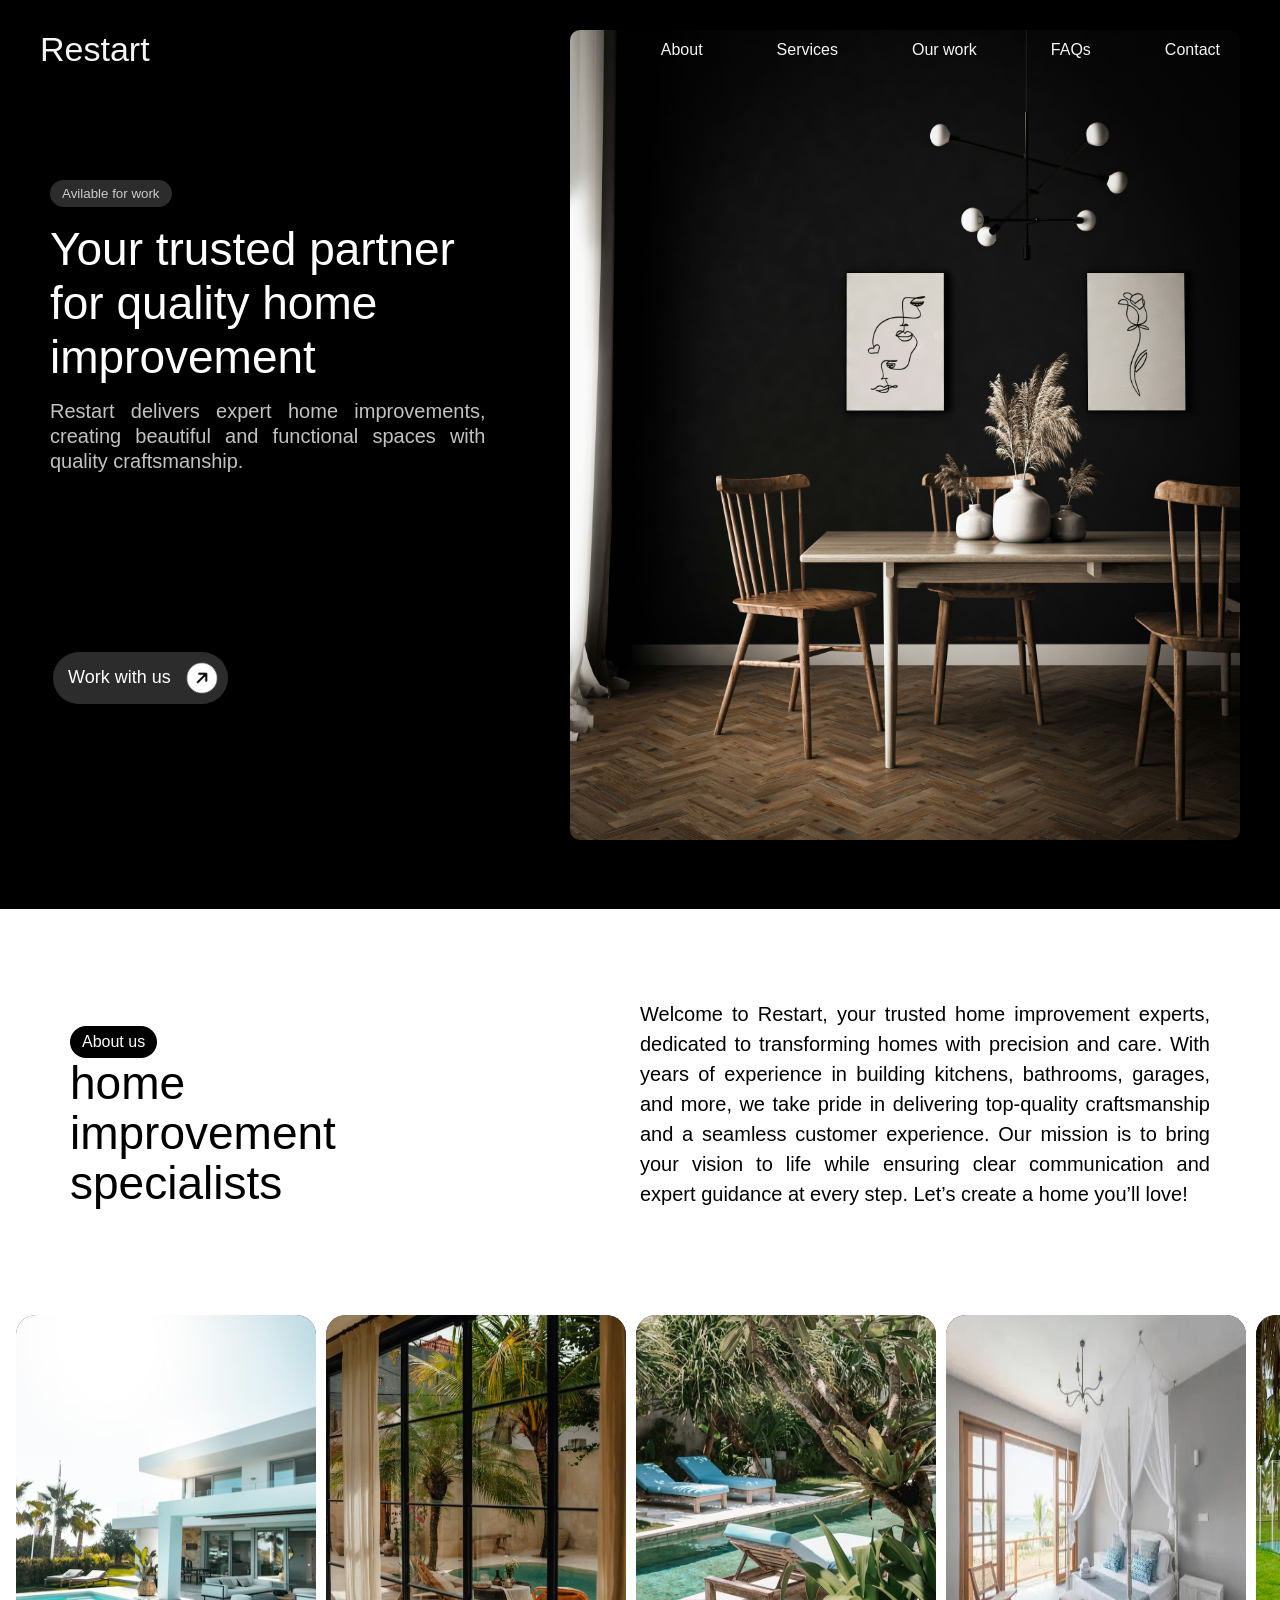
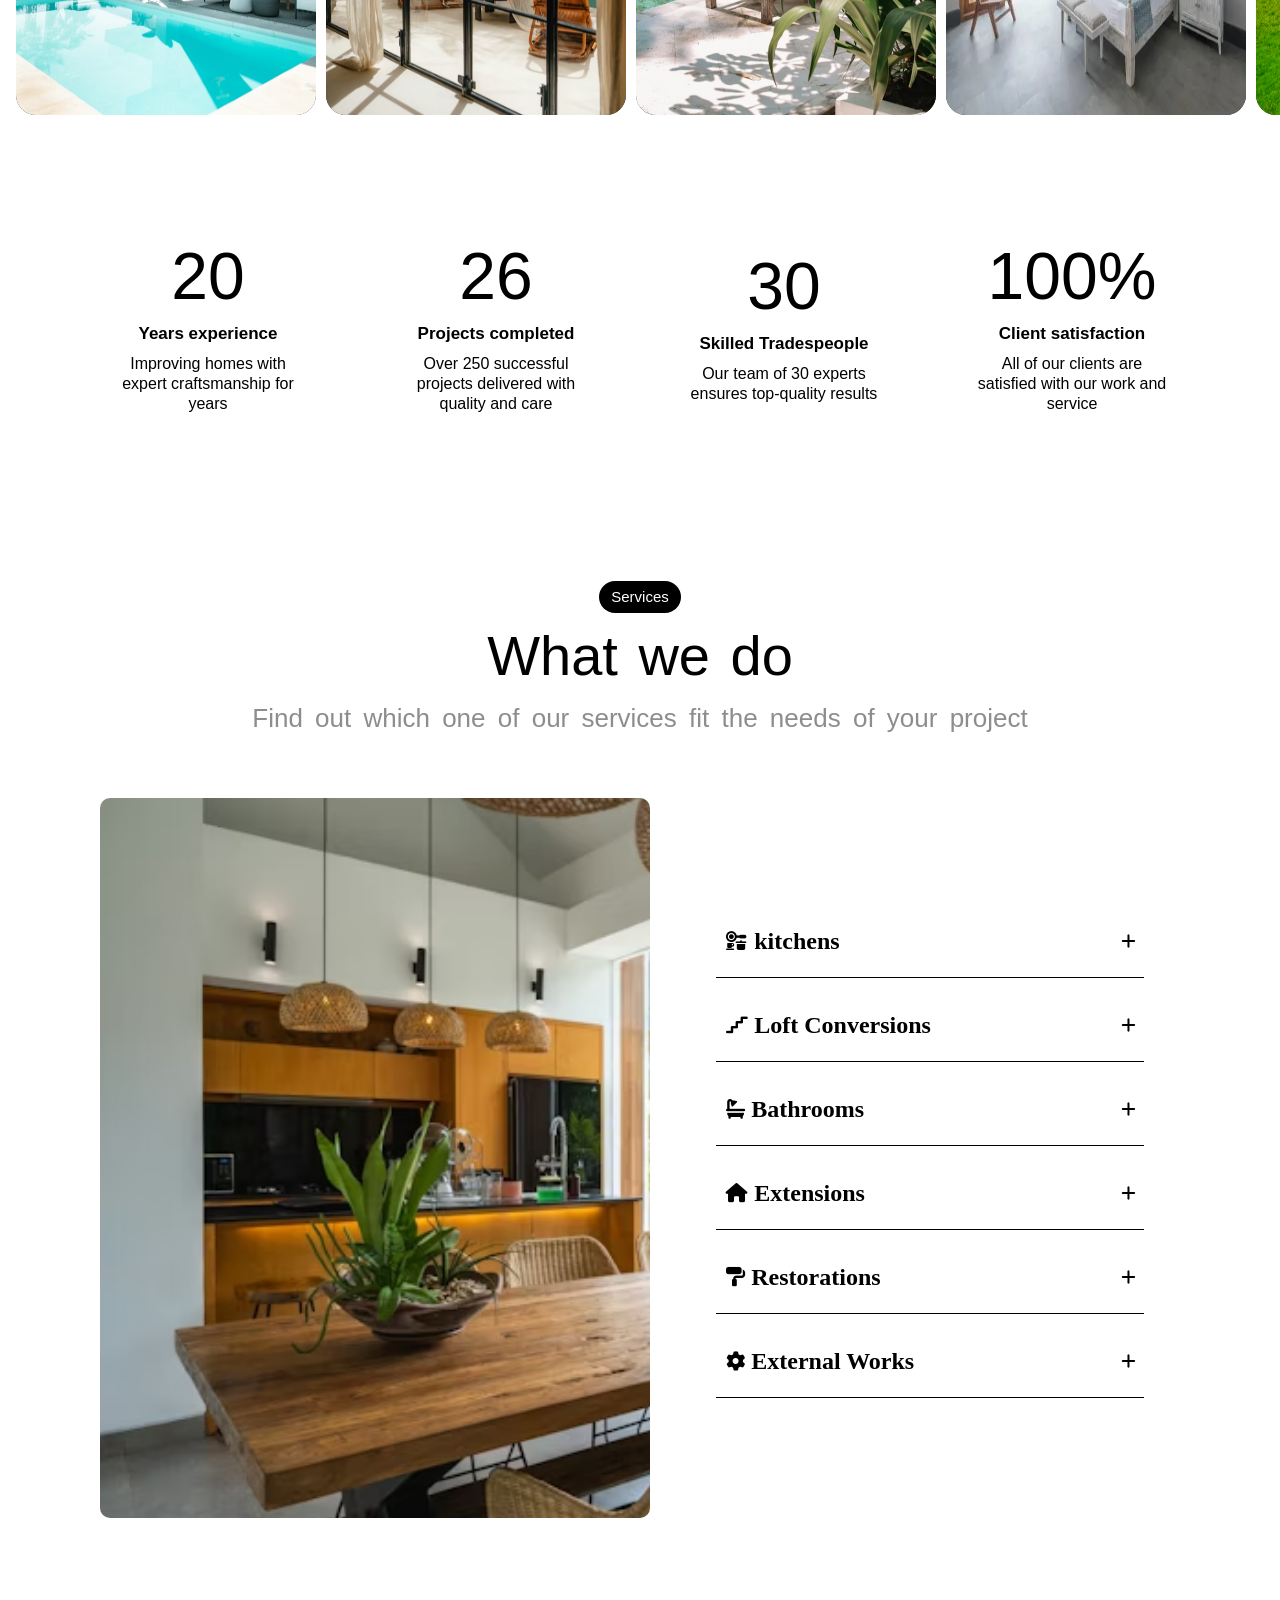
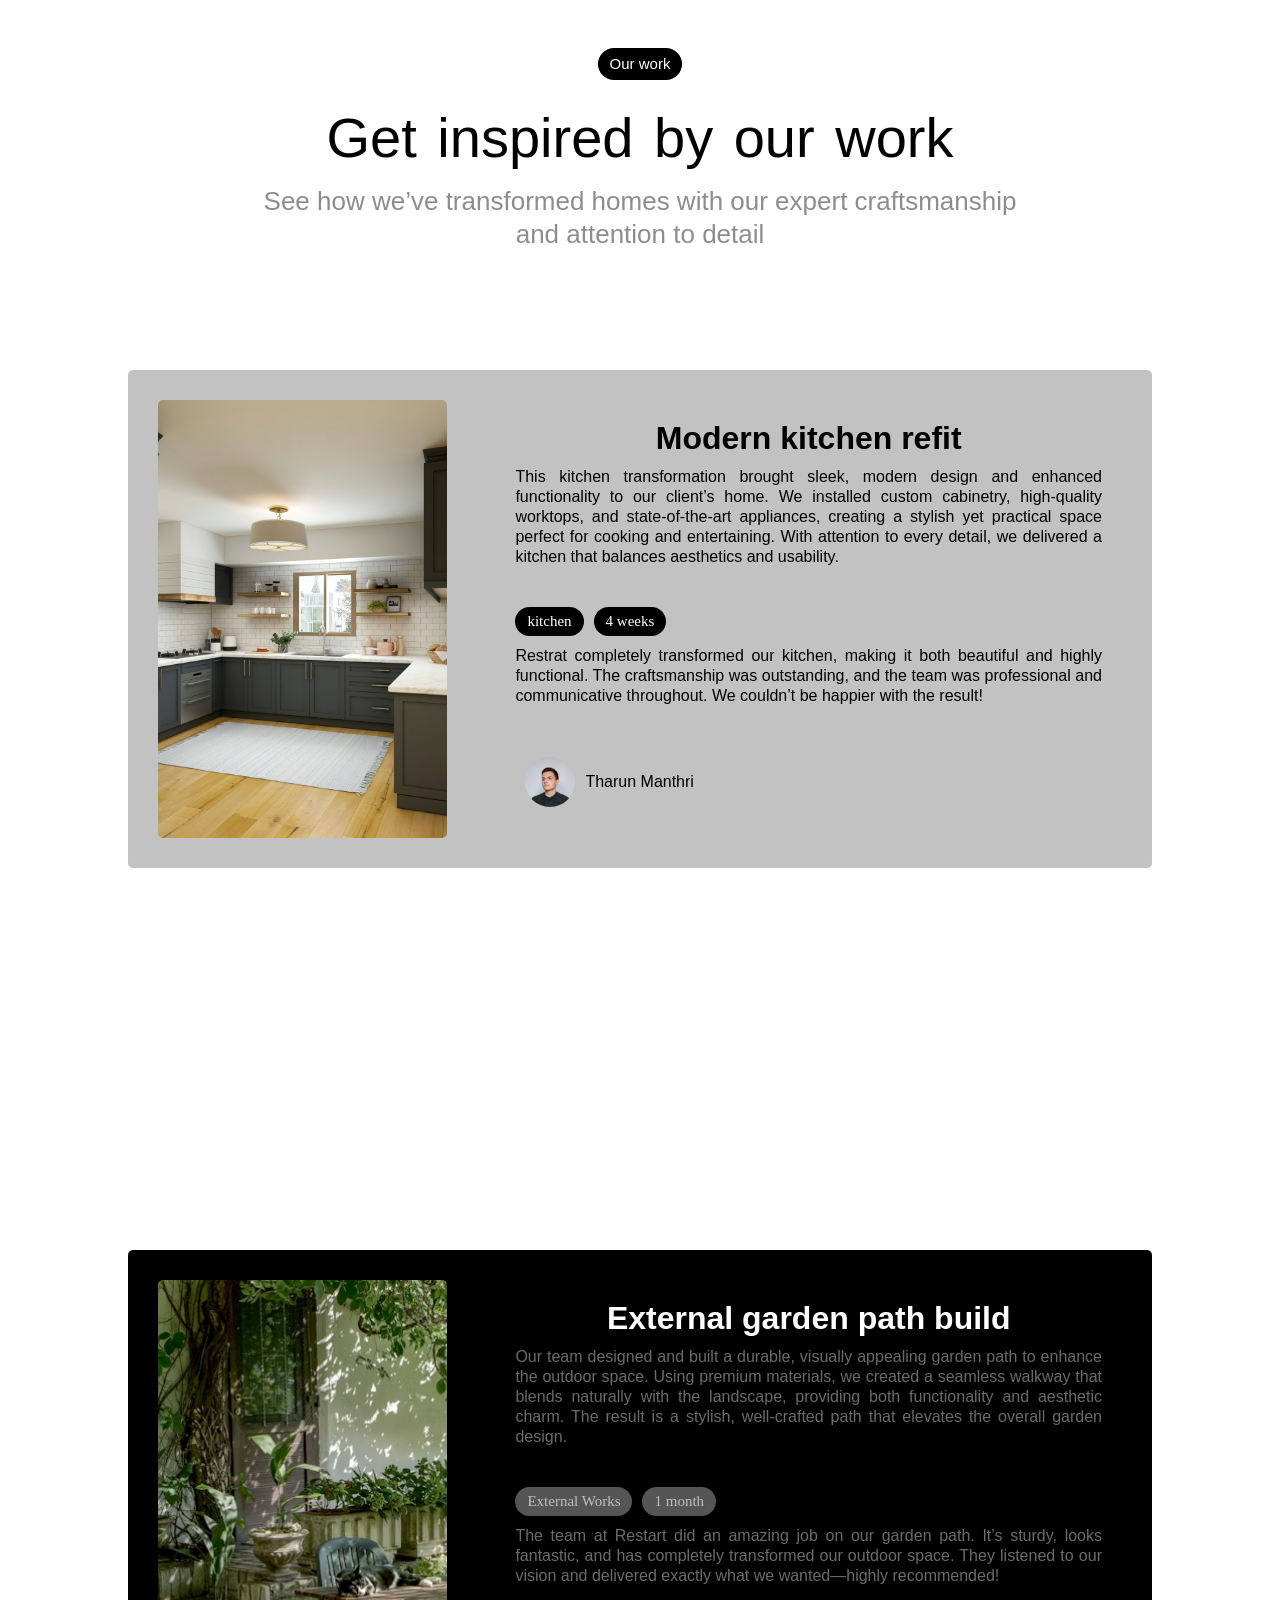
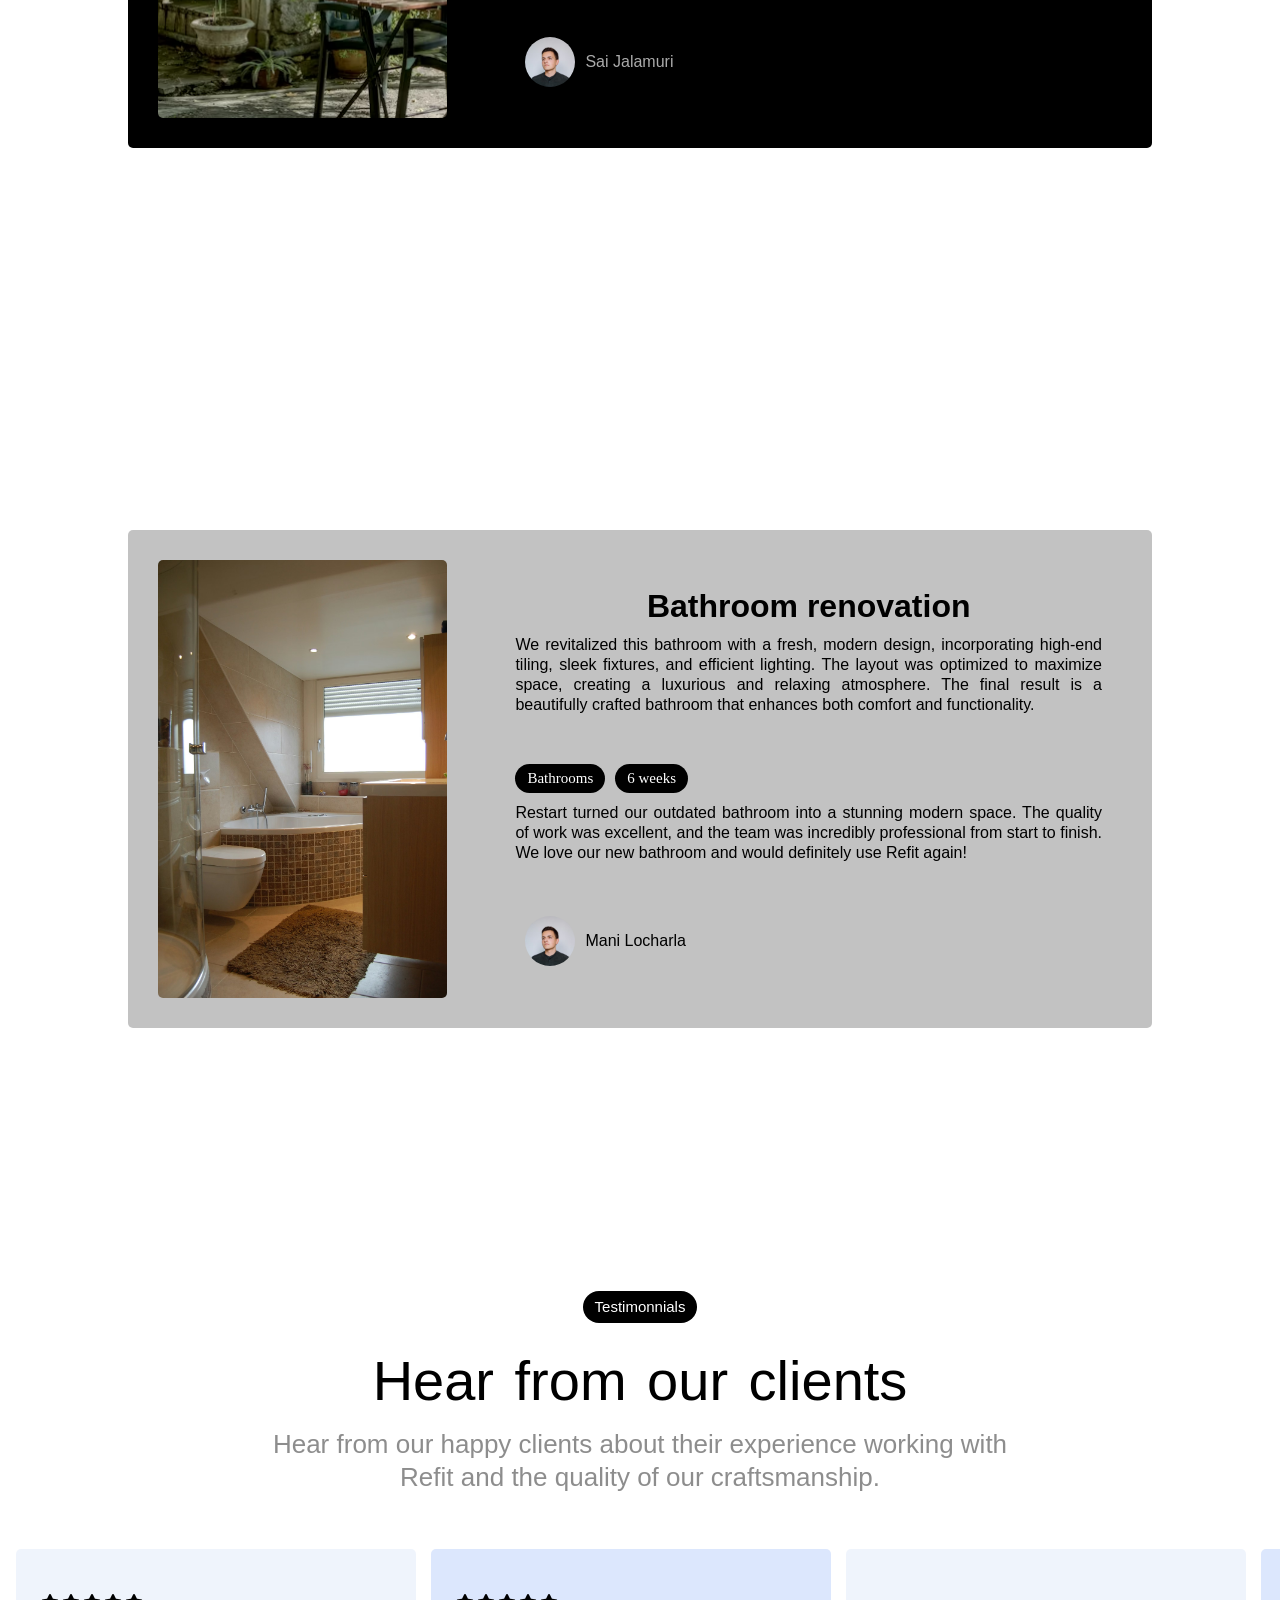
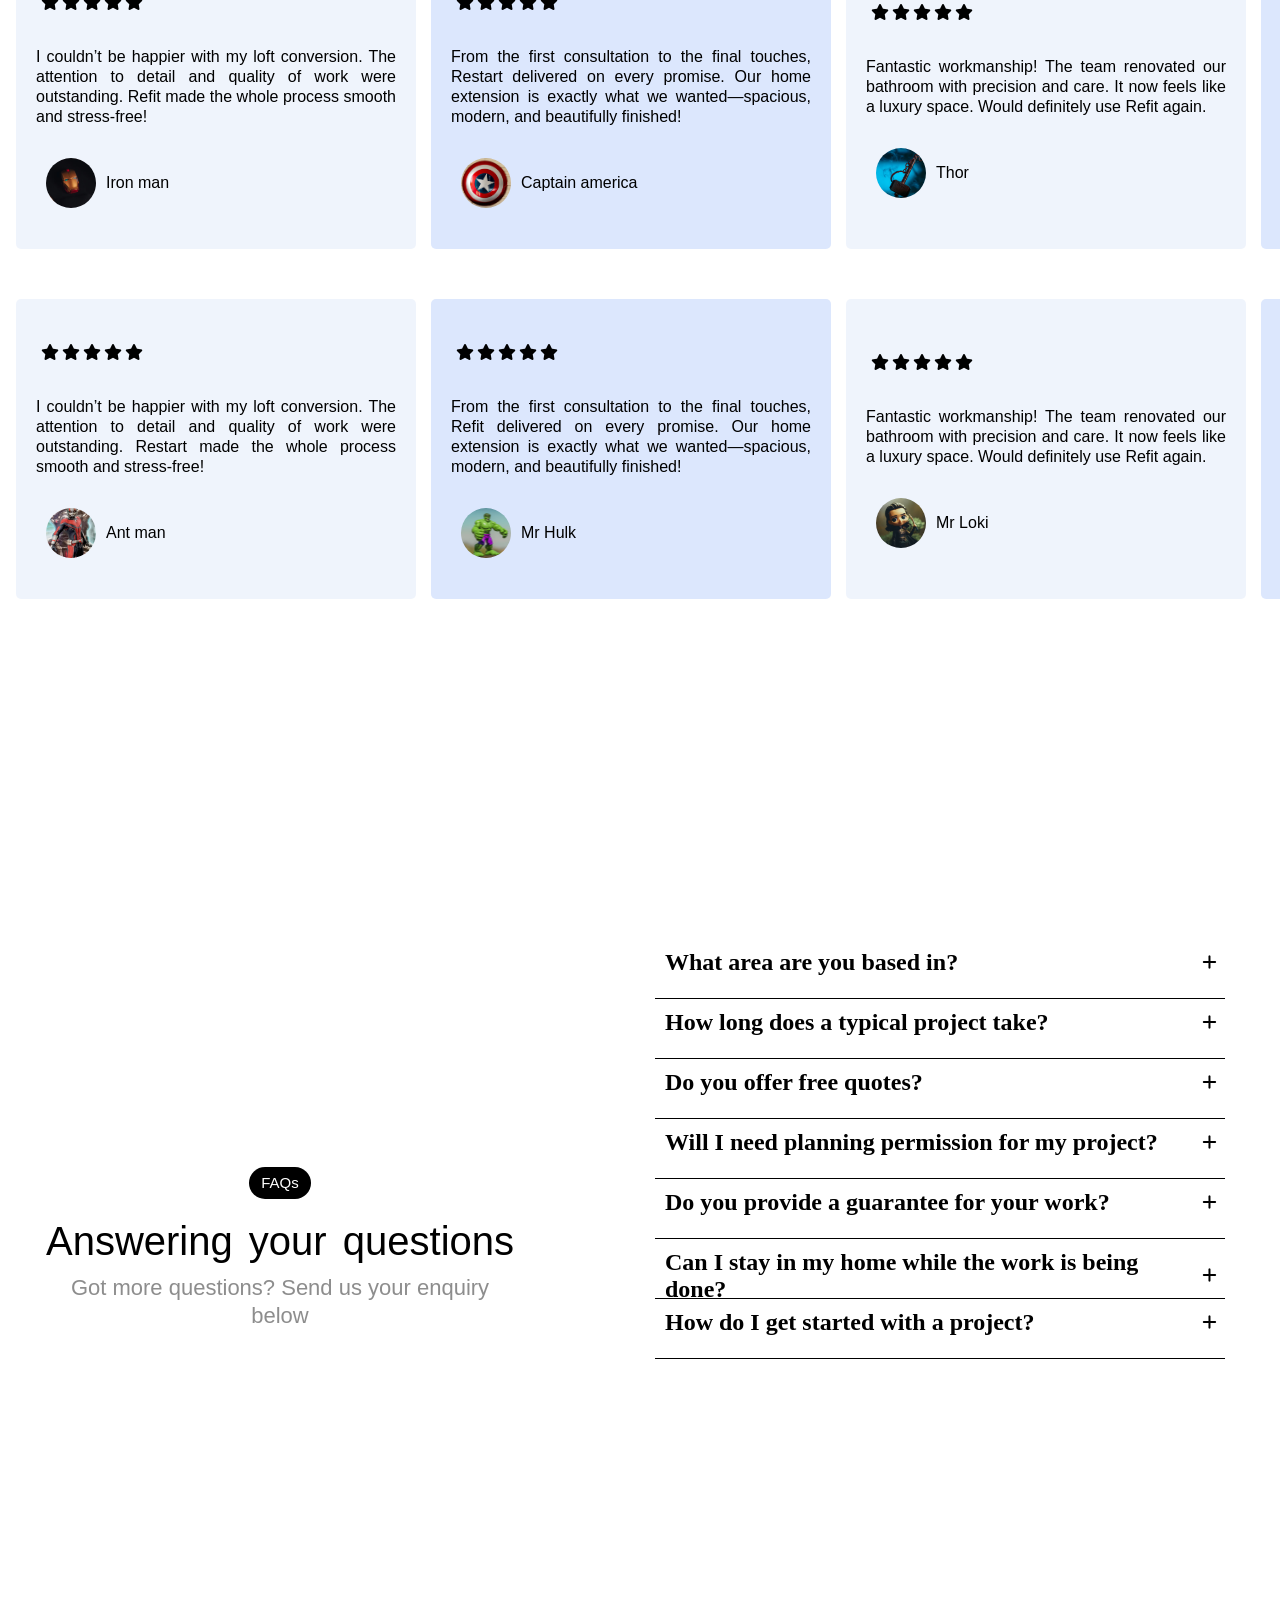
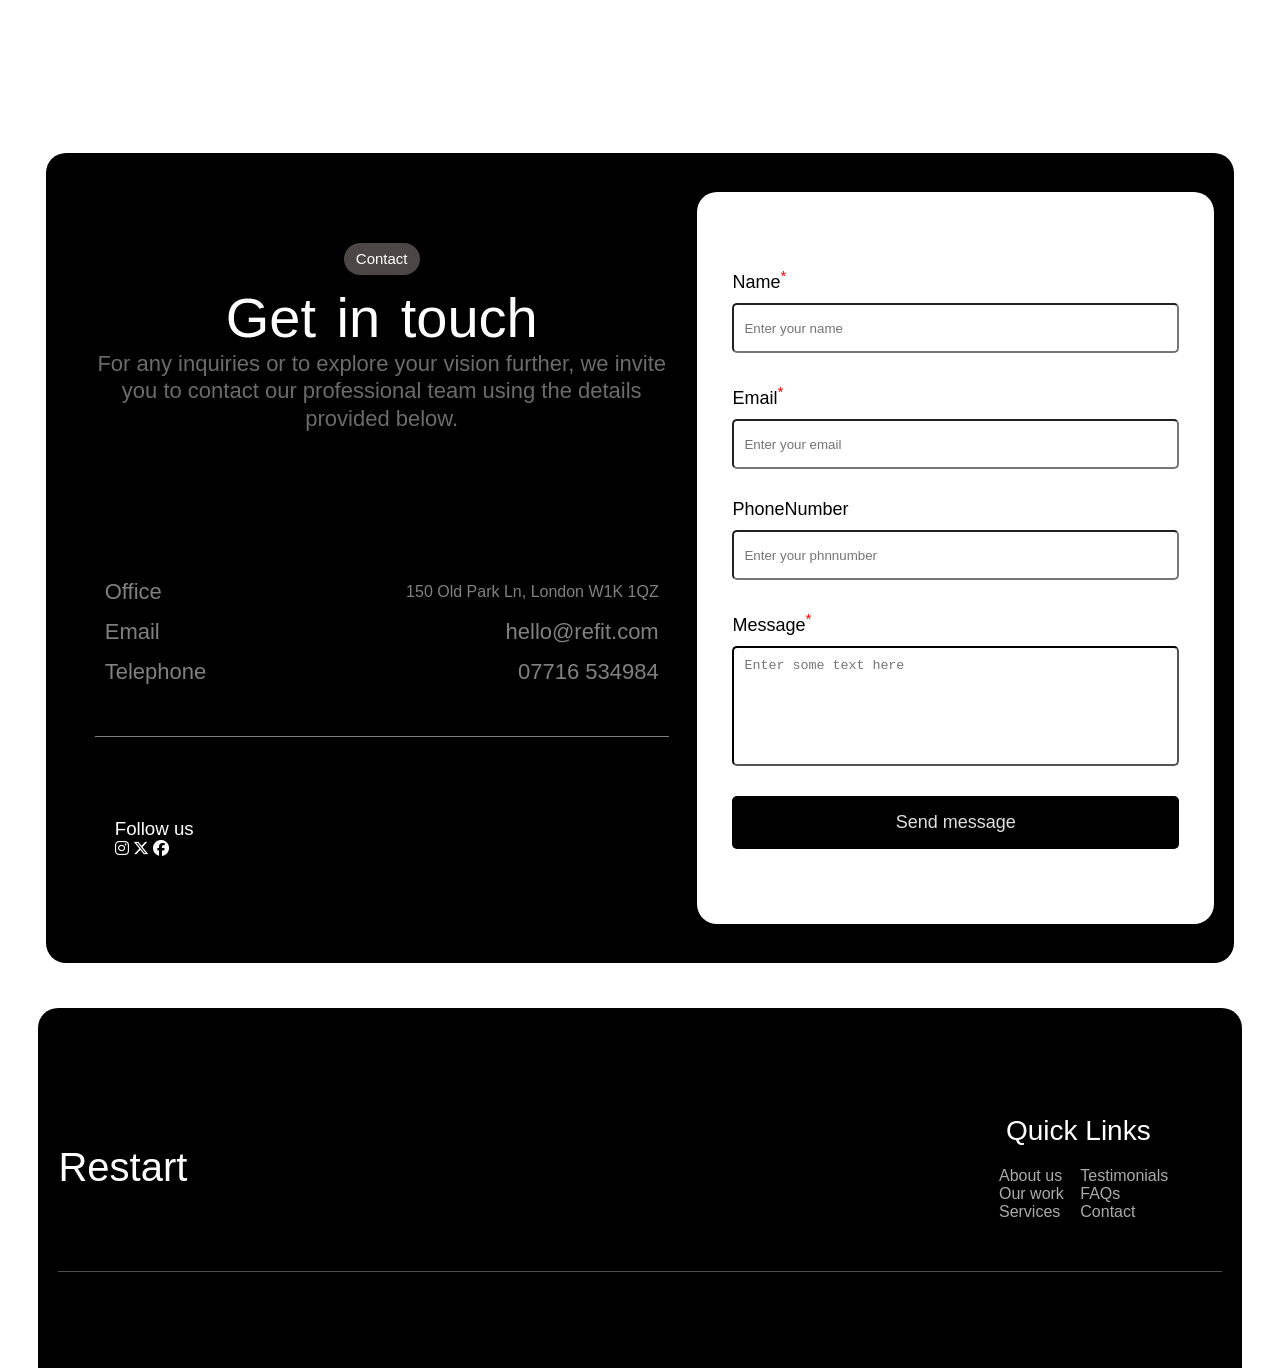
<file: index.html>
<!DOCTYPE html>
<html lang="en">
  <head>
    <meta charset="UTF-8" />
    <meta name="viewport" content="width=device-width, initial-scale=1.0" />
    <title>Document</title>
    <link rel="stylesheet" href="style.css" />
    <link
      rel="stylesheet"
      href="https://cdnjs.cloudflare.com/ajax/libs/font-awesome/6.5.2/css/all.min.css"
    />
  </head>
  <body>
    <header class="header-nav">
      <nav class="menu-bar">
        <span class="logo">Restart</span>
        <ul class="list-items">
          <li><a href="#About">About</a></li>
          <li><a href="#services">Services</a></li>
          <li><a href="#Our work">Our work</a></li>
          <li><a href="#FAQ">FAQs</a></li>
          <li><a href="#Contact">Contact</a></li>
        </ul>
      </nav>
    </header>
    <div class="final-container">
      <div class="one">
        <div class="head-container">
          <span class="header-note">Avilable for work</span>
          <div class="header-main-heading">
            Your trusted partner for quality home improvement
          </div>
          <p class="header-para">
            Restart delivers expert home improvements, creating beautiful and
            functional spaces with quality craftsmanship.
          </p>
        </div>
        <div class="cta-button">
          <span class="text">Work with us</span>
          <span class="arrow-ctn-btn"
            ><i class="fa-solid fa-arrow-down"></i
          ></span>
        </div>
      </div>
      <div class="header-img"></div>
    </div>
    <div class="Aboutus" id="About">
      <div class="Aboutus-first">
        <p class="Aboutus-para">About us</p>
        <h1 class="Aboutus-main-content">home improvement specialists</h1>
      </div>
      <div class="Aboutus-second">
        <p class="Aboutus-para2">
          Welcome to Restart, your trusted home improvement experts, dedicated to
          transforming homes with precision and care. With years of experience
          in building kitchens, bathrooms, garages, and more, we take pride in
          delivering top-quality craftsmanship and a seamless customer
          experience. Our mission is to bring your vision to life while ensuring
          clear communication and expert guidance at every step. Let’s create a
          home you’ll love!
        </p>
      </div>
    </div>
    <div class="Scroll-page">
      <div class="Scroll-section">
        <div class="card"><img src="./images/villas-1.avif" alt="" /></div>
        <div class="card"><img src="./images/villas-2.avif" alt="" /></div>
        <div class="card"><img src="./images/villas-3.avif" alt="" /></div>
        <div class="card"><img src="./images/villas-4.webp" alt="" /></div>
        <div class="card"><img src="./images/villas-5.avif" alt="" /></div>
        <div class="card"><img src="./images/villas-6.avif" alt="" /></div>
      </div>
      <div class="Scroll-section" aria-hidden>
        <div class="card"><img src="./images/villas-1.avif" alt="" /></div>
        <div class="card"><img src="./images/villas-2.avif" alt="" /></div>
        <div class="card"><img src="./images/villas-3.avif" alt="" /></div>
        <div class="card"><img src="./images/villas-4.webp" alt="" /></div>
        <div class="card"><img src="./images/villas-5.avif" alt="" /></div>
        <div class="card"><img src="./images/villas-6.avif" alt="" /></div>
      </div>
    </div>

    <div class="After-Scroll">
      <span class="span-details"
        ><h1>20</h1>
        <h2>Years experience</h2>
        <p>Improving homes with expert craftsmanship for years</p>
      </span>
      <span class="span-details"
        ><h1>26</h1>
        <h2>Projects completed</h2>
        <p>
          Over 250 successful projects delivered with quality and care
        </p> </span
      ><span class="span-details">
        <h1>30</h1>
        <h2>Skilled Tradespeople</h2>
        <p>Our team of 30 experts ensures top-quality results</p> </span
      ><span class="span-details">
        <h1>100%</h1>
        <h2>Client satisfaction</h2>
        <p>All of our clients are satisfied with our work and service</p>
      </span>
    </div>
    <!--Services Section-->
    <div class="Services" id="services">
      <div class="head-services">
        <p class="button-model">Services</p>
        <h1 class="head-services">What we do</h1>
        <p class="description-services">
          Find out which one of our services fit the needs of your project
        </p>
      </div>
      <div class="services-sub">
        <div class="image-service">
          
        </div>
        <div class="description-img">
<div class="final-service-box">
  
            <div class="box-service kitchen">
            <div class="head-in-description kitchen">
            <div class="only-head">
            <div class="logo-mean">
              <i class="fa-solid fa-kitchen-set"></i>
              <h2 class="services-div">kitchens</h2>
            </div>
  
            <div class="wrong-div"><i class="fa-solid fa-xmark"></i></div>
            </div>
            </div>
            <div class="para-service">
              <p class="para-service-in">At Restart, we design and build stunning kitchens tailored to your style and needs. Whether you're after a sleek modern space or a classic, timeless look, our expert team delivers high-quality craftsmanship, functionality, and attention to detail to create the heart of your home.</p>
           </div>
           </div>
            <div class="box-service">
            <div class="head-in-description">
            <div class="only-head">
            <div class="logo-mean">
              <i class="fa-solid fa-stairs"></i>
              <h2 class="services-div">Loft Conversions</h2>
            </div>
  
            <div class="wrong-div"><i class="fa-solid fa-xmark"></i></div>
            </div>
            </div>
            <div class="para-service">
              <p class="para-service-in">Maximise your home's potential with a bespoke loft conversion. Whether you're looking for an extra bedroom, office, or living space, Refit transforms underused lofts into stylish, functional areas, adding both value and comfort to your home with expert planning and precision construction..</p>
           </div>
           </div>
            <div class="box-service">
            <div class="head-in-description">
            <div class="only-head">
            <div class="logo-mean">
              <i class="fa-solid fa-bath"></i>
              <h2 class="services-div">Bathrooms</h2>
            </div>
  
            <div class="wrong-div"><i class="fa-solid fa-xmark"></i></div>
            </div>
            </div>
            <div class="para-service">
              <p class="para-service-in">From luxurious en-suites to practical family bathrooms, Refit delivers beautifully designed spaces that combine style with functionality. We handle everything from tiling and fixtures to plumbing and lighting, ensuring a high-quality finish that enhances both comfort and aesthetics.</p>
           </div>
           </div>
            <div class="box-service">
            <div class="head-in-description">
            <div class="only-head">
            <div class="logo-mean">
              <i class="fa-solid fa-house"></i>
              <h2 class="services-div">Extensions</h2>
            </div>
  
            <div class="wrong-div"><i class="fa-solid fa-xmark"></i></div>
            </div>
            </div>
            <div class="para-service">
              <p class="para-service-in">Expand your living space with a seamless home extension. Whether you need a bigger kitchen, a new living area, or a multi-purpose space, Refit provides expertly crafted extensions designed to enhance your home’s flow, value, and usability, all while maintaining its unique character.</p>
           </div>
           </div>
            <div class="box-service">
            <div class="head-in-description">
            <div class="only-head">
            <div class="logo-mean">
             <i class="fa-solid fa-paint-roller"></i>
              <h2 class="services-div">Restorations</h2>
            </div>
  
            <div class="wrong-div"><i class="fa-solid fa-xmark"></i></i></div>
            </div>
            </div>
            <div class="para-service">
              <p class="para-service-in">Bring your home’s character back to life with Refit’s expert restoration services. Whether it’s period features, structural repairs, or a full-scale renovation, we preserve and enhance original details while ensuring modern durability, creating a perfect balance between heritage and contemporary living.</p>
           </div>
           </div>
            <div class="box-service">
            <div class="head-in-description">
            <div class="only-head">
            <div class="logo-mean">
             <i class="fa-solid fa-gear"></i>
              <h2 class="services-div">External Works</h2>
            </div>
  
            <div class="wrong-div"><i class="fa-solid fa-xmark"></i></div>
            </div>
            </div>
            <div class="para-service">
              <p class="para-service-in">From driveways and patios to fencing and brickwork, Refit enhances your home’s exterior with durable, high-quality craftsmanship. Whether it’s improving curb appeal or creating a beautiful outdoor space, our team ensures every detail is built to last and designed to impress.</p>
           </div>
            </div>
           </div>
          

        </div>
      </div>
    </div>
    <div class="our-work">
      <div class="ourwork-title">
        <p class="para-our-work">Our work</p>
        <h1 class="our-work-heading">Get inspired by our work</h1>
        <p class="supporting-para-our-work">
          See how we’ve transformed homes with our expert craftsmanship and
          attention to detail
        </p>
      </div>
      <div class="framer">
        <div class="framer-img"></div>
        <div class="framer-description">
          <div class="framer-heading">
            <h1 class="framer-h1">Modern kitchen refit</h1>
            <p class="framer-para">
              This kitchen transformation brought sleek, modern design and
              enhanced functionality to our client’s home. We installed custom
              cabinetry, high-quality worktops, and state-of-the-art appliances,
              creating a stylish yet practical space perfect for cooking and
              entertaining. With attention to every detail, we delivered a
              kitchen that balances aesthetics and usability.
            </p>
          </div>
          <div class="framer-heading1">
            <div class="span-btn">
              <span class="framer-span">kitchen</span>
              <span class="framer-span">4 weeks</span>
            </div>
            <p class="heading1-framer">
              Restrat completely transformed our kitchen, making it both beautiful
              and highly functional. The craftsmanship was outstanding, and the
              team was professional and communicative throughout. We couldn’t be
              happier with the result!
            </p>
          </div>
          <div class="profile">
            <span class="profile-span"></span>
            <h2 class="profile-disc">Tharun Manthri</h2>
          </div>
        </div>
      </div>
    </div>
    <div class="our-work">
      <div class="framer1">
          <div class="framer1-img"></div>
        <div class="framer-description">
          <div class="framer-heading">
            <h1 class="framer1-h1">External garden path build</h1>
            <p class="framer1-para">
             Our team designed and built a durable, visually appealing garden path to enhance the outdoor space. Using premium materials, we created a seamless walkway that blends naturally with the landscape, providing both functionality and aesthetic charm. The result is a stylish, well-crafted path that elevates the overall garden design.
            </p>
          </div>
          <div class="framer-heading1">
            <div class="span-btn">
              <span class="framer1-span">External Works</span>
              <span class="framer1-span">1 month</span>
            </div>
            <p class="heading2-framer">
              The team at Restart did an amazing job on our garden path. It’s sturdy, looks fantastic, and has completely transformed our outdoor space. They listened to our vision and delivered exactly what we wanted—highly recommended!
            </p>
          </div>
          <div class="profile">
            <span class="profile-span"></span>
            <h2 class="profile-disc1">Sai Jalamuri</h2>
          </div>
        </div>
      </div>
      </div>
    </div>
    <div class="our-work">
      <div class="framer2">  <div class="framer2-img"></div>
        <div class="framer-description">
          <div class="framer-heading">
            <h1 class="framer-h1">Bathroom renovation</h1>
            <p class="framer-para">
              We revitalized this bathroom with a fresh, modern design, incorporating high-end tiling, sleek fixtures, and efficient lighting. The layout was optimized to maximize space, creating a luxurious and relaxing atmosphere. The final result is a beautifully crafted bathroom that enhances both comfort and functionality.
            </p>
          </div>
          <div class="framer-heading1">
            <div class="span-btn">
              <span class="framer-span">Bathrooms</span>
              <span class="framer-span">6 weeks</span>
            </div>
            <p class="heading1-framer">
              Restart turned our outdated bathroom into a stunning modern space. The quality of work was excellent, and the team was incredibly professional from start to finish. We love our new bathroom and would definitely use Refit again!
            </p>
          </div>
          <div class="profile">
            <span class="profile-span"></span>
            <h2 class="profile-disc">Mani Locharla</h2>
          </div>
        </div>
      </div></div>
    </div>
    <div class="Testimonials" id="Testimonials">
      <div class="Testimonials-heading">
        <p class="test-button">Testimonnials</p>
        <h1 class="test-h1">Hear from our clients</h1>
        <p class="supporting-test">
          Hear from our happy clients about their experience working with Refit
          and the quality of our craftsmanship.
        </p>
      </div>
      <div class="scroll-test1">
        <div class="test1">
          <div class="test1-items1">
            <h1 class="test1-items1-heading"><i class="fa-solid fa-star"></i><i class="fa-solid fa-star"></i><i class="fa-solid fa-star"></i><i class="fa-solid fa-star"></i><i class="fa-solid fa-star"></i></h1>
            <p class="test1-items1-para">I couldn’t be happier with my loft conversion. The attention to detail and quality of work were outstanding. Refit made the whole process smooth and stress-free!</p>
            <div class="profile">
            <span class="profile-span profile1"></span>
            <h2 class="profile-disc">Iron man</h2>
          </div>
          </div>
          <div class="test1-items2"><h1 class="test1-items1-heading"><i class="fa-solid fa-star"></i><i class="fa-solid fa-star"></i><i class="fa-solid fa-star"></i><i class="fa-solid fa-star"></i><i class="fa-solid fa-star"></i></h1>
            <p class="test1-items1-para">From the first consultation to the final touches, Restart delivered on every promise. Our home extension is exactly what we wanted—spacious, modern, and beautifully finished!</p>
            <div class="profile">
            <span class="profile-span profile2"></span>
            <h2 class="profile-disc">Captain america</h2>
          </div></div>
          <div class="test1-items3">     <h1 class="test1-items1-heading"><i class="fa-solid fa-star"></i><i class="fa-solid fa-star"></i><i class="fa-solid fa-star"></i><i class="fa-solid fa-star"></i><i class="fa-solid fa-star"></i></h1>
            <p class="test1-items1-para">Fantastic workmanship! The team renovated our bathroom with precision and care. It now feels like a luxury space. Would definitely use Refit again.</p>
            <div class="profile ">
            <span class="profile-span profile3"></span>
            <h2 class="profile-disc">Thor </h2>
          </div></div>
          <div class="test1-items4">     <h1 class="test1-items1-heading"><i class="fa-solid fa-star"></i><i class="fa-solid fa-star"></i><i class="fa-solid fa-star"></i><i class="fa-solid fa-star"></i><i class="fa-solid fa-star"></i></h1>
            <p class="test1-items1-para">Restart did an incredible job on our kitchen. The craftsmanship was top-notch, and the team was professional from start to finish. Highly recommend!</p>
            <div class="profile">
            <span class="profile-span profile4"></span>
            <h2 class="profile-disc">Black panther</h2>
          </div></div>
        </div>
        <div class="test1">
          <div class="test1-items1">     <h1 class="test1-items1-heading"><i class="fa-solid fa-star"></i><i class="fa-solid fa-star"></i><i class="fa-solid fa-star"></i><i class="fa-solid fa-star"></i><i class="fa-solid fa-star"></i></h1>
            <p class="test1-items1-para">I couldn’t be happier with my loft conversion. The attention to detail and quality of work were outstanding. Refit made the whole process smooth and stress-free!</p>
            <div class="profile">
            <span class="profile-span profile1"></span>
            <h2 class="profile-disc">Iron man</h2>
          </div></div>
          <div class="test1-items2">     <h1 class="test1-items1-heading"><i class="fa-solid fa-star"></i><i class="fa-solid fa-star"></i><i class="fa-solid fa-star"></i><i class="fa-solid fa-star"></i><i class="fa-solid fa-star"></i></h1>
            <p class="test1-items1-para">From the first consultation to the final touches, Restart delivered on every promise. Our home extension is exactly what we wanted—spacious, modern, and beautifully finished!</p>
            <div class="profile">
            <span class="profile-span profile2"></span>
            <h2 class="profile-disc">Captain america</h2>
          </div></div>
          <div class="test1-items3">     <h1 class="test1-items1-heading"><i class="fa-solid fa-star"></i><i class="fa-solid fa-star"></i><i class="fa-solid fa-star"></i><i class="fa-solid fa-star"></i><i class="fa-solid fa-star"></i></h1>
            <p class="test1-items1-para">Fantastic workmanship! The team renovated our bathroom with precision and care. It now feels like a luxury space. Would definitely use Refit again.</p>
            <div class="profile">
            <span class="profile-span profile3"></span>
            <h2 class="profile-disc">Thor</h2>
          </div></div>
          <div class="test1-items4">     <h1 class="test1-items1-heading"><i class="fa-solid fa-star"></i><i class="fa-solid fa-star"></i><i class="fa-solid fa-star"></i><i class="fa-solid fa-star"></i><i class="fa-solid fa-star"></i></h1>
            <p class="test1-items1-para">Restart did an incredible job on our kitchen. The craftsmanship was top-notch, and the team was professional from start to finish. Highly recommend!</p>
            <div class="test1-items1-profile">
            <span class="test1-profile-span profile4"></span>
            <h2 class="test1-profile-disc">Black panther</h2>
          </div></div>
        </div>
      </div>
      <br />
      <div class="scroll-test2">
        <div class="test2">
          <div class="test2-items1"><h1 class="test1-items1-heading"><i class="fa-solid fa-star"></i><i class="fa-solid fa-star"></i><i class="fa-solid fa-star"></i><i class="fa-solid fa-star"></i><i class="fa-solid fa-star"></i></h1>
            <p class="test1-items1-para">I couldn’t be happier with my loft conversion. The attention to detail and quality of work were outstanding. Restart made the whole process smooth and stress-free!</p>
            <div class="profile">
            <span class="profile-span profile11"></span>
            <h2 class="profile-disc">Ant man</h2>
          </div></div>
          <div class="test2-items2"><h1 class="test1-items1-heading"><i class="fa-solid fa-star"></i><i class="fa-solid fa-star"></i><i class="fa-solid fa-star"></i><i class="fa-solid fa-star"></i><i class="fa-solid fa-star"></i></h1>
            <p class="test1-items1-para">From the first consultation to the final touches, Refit delivered on every promise. Our home extension is exactly what we wanted—spacious, modern, and beautifully finished!</p>
            <div class="profile">
            <span class="profile-span profile12"></span>
            <h2 class="profile-disc">Mr Hulk</h2>
          </div></div>
          <div class="test2-items3"><h1 class="test1-items1-heading"><i class="fa-solid fa-star"></i><i class="fa-solid fa-star"></i><i class="fa-solid fa-star"></i><i class="fa-solid fa-star"></i><i class="fa-solid fa-star"></i></h1>
            <p class="test1-items1-para">Fantastic workmanship! The team renovated our bathroom with precision and care. It now feels like a luxury space. Would definitely use Refit again.</p>
            <div class="profile">
            <span class="profile-span profile13"></span>
            <h2 class="profile-disc">Mr Loki</h2>
          </div></div>
          <div class="test2-items4"><h1 class="test1-items1-heading"><i class="fa-solid fa-star"></i><i class="fa-solid fa-star"></i><i class="fa-solid fa-star"></i><i class="fa-solid fa-star"></i><i class="fa-solid fa-star"></i></h1>
            <p class="test1-items1-para">Restart did an incredible job on our kitchen. The craftsmanship was top-notch, and the team was professional from start to finish. Highly recommend!</p>
            <div class="profile">
            <span class="profile-span profile14"></span>
            <h2 class="profile-disc">Thanos</h2>
          </div></div>
        </div>
        <div class="test2">
          <div class="test2-items1"><h1 class="test1-items1-heading"><i class="fa-solid fa-star"></i><i class="fa-solid fa-star"></i><i class="fa-solid fa-star"></i><i class="fa-solid fa-star"></i><i class="fa-solid fa-star"></i></h1>
            <p class="test1-items1-para">I couldn’t be happier with my loft conversion. The attention to detail and quality of work were outstanding. Restart made the whole process smooth and stress-free!</p>
            <div class="profile">
            <span class="profile-span profile11"></span>
            <h2 class="profile-disc">Ant man</h2>
          </div></div>
          <div class="test2-items2"><h1 class="test1-items1-heading"><i class="fa-solid fa-star"></i><i class="fa-solid fa-star"></i><i class="fa-solid fa-star"></i><i class="fa-solid fa-star"></i><i class="fa-solid fa-star"></i></h1>
            <p class="test1-items1-para">From the first consultation to the final touches, Restart delivered on every promise. Our home extension is exactly what we wanted—spacious, modern, and beautifully finished!</p>
            <div class="profile">
            <span class="profile-span profile12"></span>
            <h2 class="profile-disc">Mr Hulk</h2>
          </div></div>
          <div class="test2-items3"><h1 class="test1-items1-heading"><i class="fa-solid fa-star"></i><i class="fa-solid fa-star"></i><i class="fa-solid fa-star"></i><i class="fa-solid fa-star"></i><i class="fa-solid fa-star"></i></h1>
            <p class="test1-items1-para">Fantastic workmanship! The team renovated our bathroom with precision and care. It now feels like a luxury space. Would definitely use Refit again.</p>
            <div class="profile">
            <span class="profile-span profile13"></span>
            <h2 class="profile-disc">Mr Loki</h2>
          </div></div>
          <div class="test2-items4"><h1 class="test1-items1-heading"><i class="fa-solid fa-star"></i><i class="fa-solid fa-star"></i><i class="fa-solid fa-star"></i><i class="fa-solid fa-star"></i><i class="fa-solid fa-star"></i></h1>
            <p class="test1-items1-para">Restart did an incredible job on our kitchen. The craftsmanship was top-notch, and the team was professional from start to finish. Highly recommend!</p>
            <div class="profile">
            <span class="profile-span profile14"></span>
            <h2 class="profile-disc">Thanos</h2>
          </div></div>
        </div>
      </div>
    </div>
    <div class="faqs">
      <div class="heading-section">
        <p class="faq-para">FAQs</p>
        <h1 class="faq-h11">Answering your questions</h1>
        <p class="support-faq">
          Got more questions? Send us your enquiry below
        </p>
      </div>
      <div class="qa-section"><div class="question-setion">
        <div class="box-service">
              <div class="head-in-description">
              <div class="only-head">
              <div class="logo-mean">
                
                <h2 class="services-div">What area are you based in?</h2>
              </div>
              <div class="wrong-div"><i class="fa-solid fa-xmark"></i></div>
              </div>
              </div>
              <div class="para-service">
                <p class="para-service-in">We primarily serve London and surrounding areas, but depending on the project, we may be able to travel further. Get in touch to discuss your location and project needs.</p>
             </div>
             </div>
            <div class="box-service">
              <div class="head-in-description">
              <div class="only-head">
              <div class="logo-mean">
                
                <h2 class="services-div">How long does a typical project take?</h2>
              </div>
              <div class="wrong-div"><i class="fa-solid fa-xmark"></i></div>
              </div>
              </div>
              <div class="para-service">
                <p class="para-service-in">Project timelines vary depending on the scope of work. A kitchen or bathroom renovation can take a few weeks, while larger projects like extensions or loft conversions may take several months. We provide clear timelines before starting any work.</p>
             </div>
             </div>
            <div class="box-service">
              <div class="head-in-description">
              <div class="only-head">
              <div class="logo-mean">
                
                <h2 class="services-div">Do you offer free quotes?</h2>
              </div>
              <div class="wrong-div"><i class="fa-solid fa-xmark"></i></div>
              </div>
              </div>
              <div class="para-service">
                <p class="para-service-in">Yes! We offer free, no-obligation quotes. After an initial consultation, we’ll assess your project needs and provide a detailed estimate so you know exactly what to expect.</p>
             </div>
             </div>
            <div class="box-service">
              <div class="head-in-description">
              <div class="only-head">
              <div class="logo-mean">
                
                <h2 class="services-div">Will I need planning permission for my project?</h2>
              </div>
              <div class="wrong-div"><i class="fa-solid fa-xmark"></i></div>
              </div>
              </div>
              <div class="para-service">
                <p class="para-service-in">Some projects, such as extensions and loft conversions, may require planning permission, while others fall under permitted development. We can advise on the necessary permissions and help with the process if needed.</p>
             </div>
             </div>
            <div class="box-service">
              <div class="head-in-description">
              <div class="only-head">
              <div class="logo-mean">
  
                <h2 class="services-div">Do you provide a guarantee for your work?</h2>
              </div>
              <div class="wrong-div"><i class="fa-solid fa-xmark"></i></div>
              </div>
              </div>
              <div class="para-service">
                <p class="para-service-in">Absolutely! We stand by the quality of our craftsmanship and offer guarantees on our work to give you peace of mind. Specific warranties may vary depending on the type of project—just ask us for details.</p>
             </div>
             </div>
            <div class="box-service">
              <div class="head-in-description">
              <div class="only-head">
              <div class="logo-mean">
               
                <h2 class="services-div">Can I stay in my home while the work is being done?</h2>
              </div>
              <div class="wrong-div"><i class="fa-solid fa-xmark"></i></div>
              </div>
              </div>
              <div class="para-service">
                <p class="para-service-in">It depends on the type of work being carried out. For smaller projects like bathrooms and kitchens, staying at home may be possible with minimal disruption. However, larger renovations and structural work may require temporary accommodation. We’ll discuss this with you before starting.</p>
             </div>
             </div>
            <div class="box-service">
              <div class="head-in-description">
              <div class="only-head">
              <div class="logo-mean">
                <h2 class="services-div">How do I get started with a project?</h2>
              </div>
              <div class="wrong-div"><i class="fa-solid fa-xmark"></i></div>
              </div>
              </div>
              <div class="para-service">
                <p class="para-service-in">Simply get in touch! We’ll arrange a consultation to discuss your vision, assess your space, and provide expert advice. From there, we’ll give you a quote and a clear plan for moving forward.</p>
             </div>
             </div>
      </div></div>
    </div>
    <div class="getpage">
      <div class="getintouch">
        <div class="get1">
          <div class="get-heading">
            <p class="get-para">Contact</p>
            <h1 class="get-h1">Get in touch</h1>
            <p class="supporting-get">
              For any inquiries or to explore your vision further, we invite you
              to contact our professional team using the details provided below.
            </p>
          </div>
          <div class="heading-below">
            <p class="get-2para">
              <span class="1">Office</span> 150 Old Park Ln, London W1K 1QZ
            </p>
            <p class="get-3para">
              <span class="2">Email</span> <span>hello@refit.com</span>
            </p>
            <p class="get-4para">
              <span class="3">Telephone</span><span> 07716 534984</span>
            </p>
          </div>
          <div class="heading-ffooter">
            <div class="logos">
              <h3 class="head">Follow us</h3>
              <div class="logos-div">
                <i class="fa-brands fa-instagram"></i>
                <i class="fa-brands fa-x-twitter"></i>
                <i class="fa-brands fa-facebook"></i>
              </div>
            </div>
          </div>
        </div>
        <div class="get2">
         <form action="submit" method="post" class="form-css">

          <div class="label-div">
          <label class="label-css" for="name">Name<sup>*</sup></label>
          <input class="input-form"  type="text" id="name" name="name" required placeholder="Enter your name">
          </div>

           <div class="label-div">
           <label class="label-css" for="emai">Email<sup>*</sup></label>
          <input class="input-form" type="email" id="email" name="email" required placeholder="Enter your email">
         </div>
         
          <div class="label-div">
           <label class="label-css" for="PhoneNumber">PhoneNumber</label>
          <input class="input-form" type="tel" id="PhoneNumber" name="PhoneNumber" required placeholder="Enter your phnnumber" pattern="[0-9]{5}-[0-9]{5}"></div>

          <div class="label-textarea">
         <label class="label-css" for="Message">Message<sup>*</sup></label>
         <textarea name="Message" id="Message" rows="3" cols="25" aria-expanded="ture" placeholder="Enter some text here"></textarea></div>
         <div class="form-btn">
         <input class="btn-form" type="submit" value="Send message"></div>

        </form>
        </div>
      </div>
    </div>
    <footer class="footer">
      <div class="footer-div">

        <div class="footer1">
          <div class="logo-footer">Restart</div>
          <div class="logo-footer-side">
            <div class="side-information">
              <h2 class="Quick">Quick Links</h2>
            <div class="side2-information">
                <div class="flexing1">
                  <a href="#About">About us</a>
                  <a href="#Our work">Our work</a>
                  <a href="#services">Services</a>
                </div>
                <div class="flexing2">
                  <a href="#Testimonials">Testimonials</a>
                  <a href="#FAQs">FAQs</a>
                  <a href="#Contact">Contact</a>
                </div>
            </div>
          </div>
        <div class="footer2">
         
        </div>

      </div>
    </footer>
  </body>
</html>
</file>
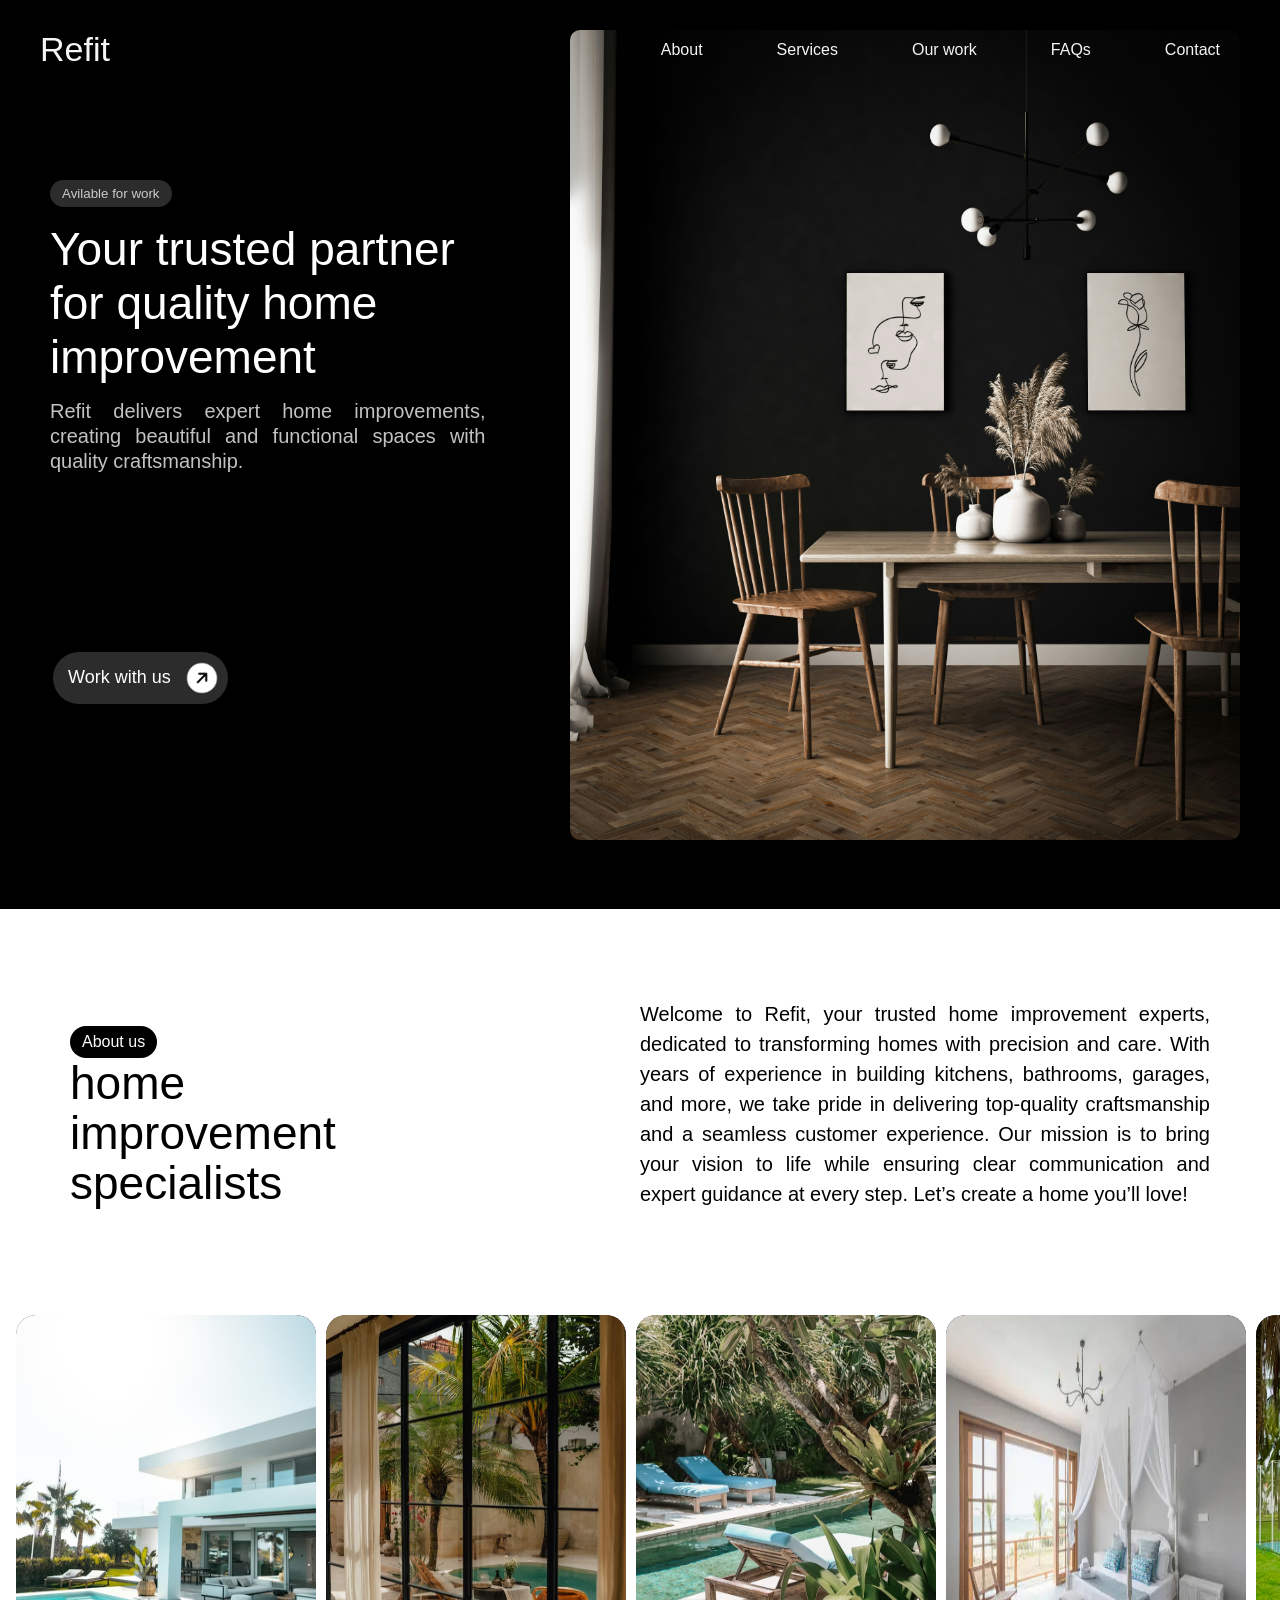
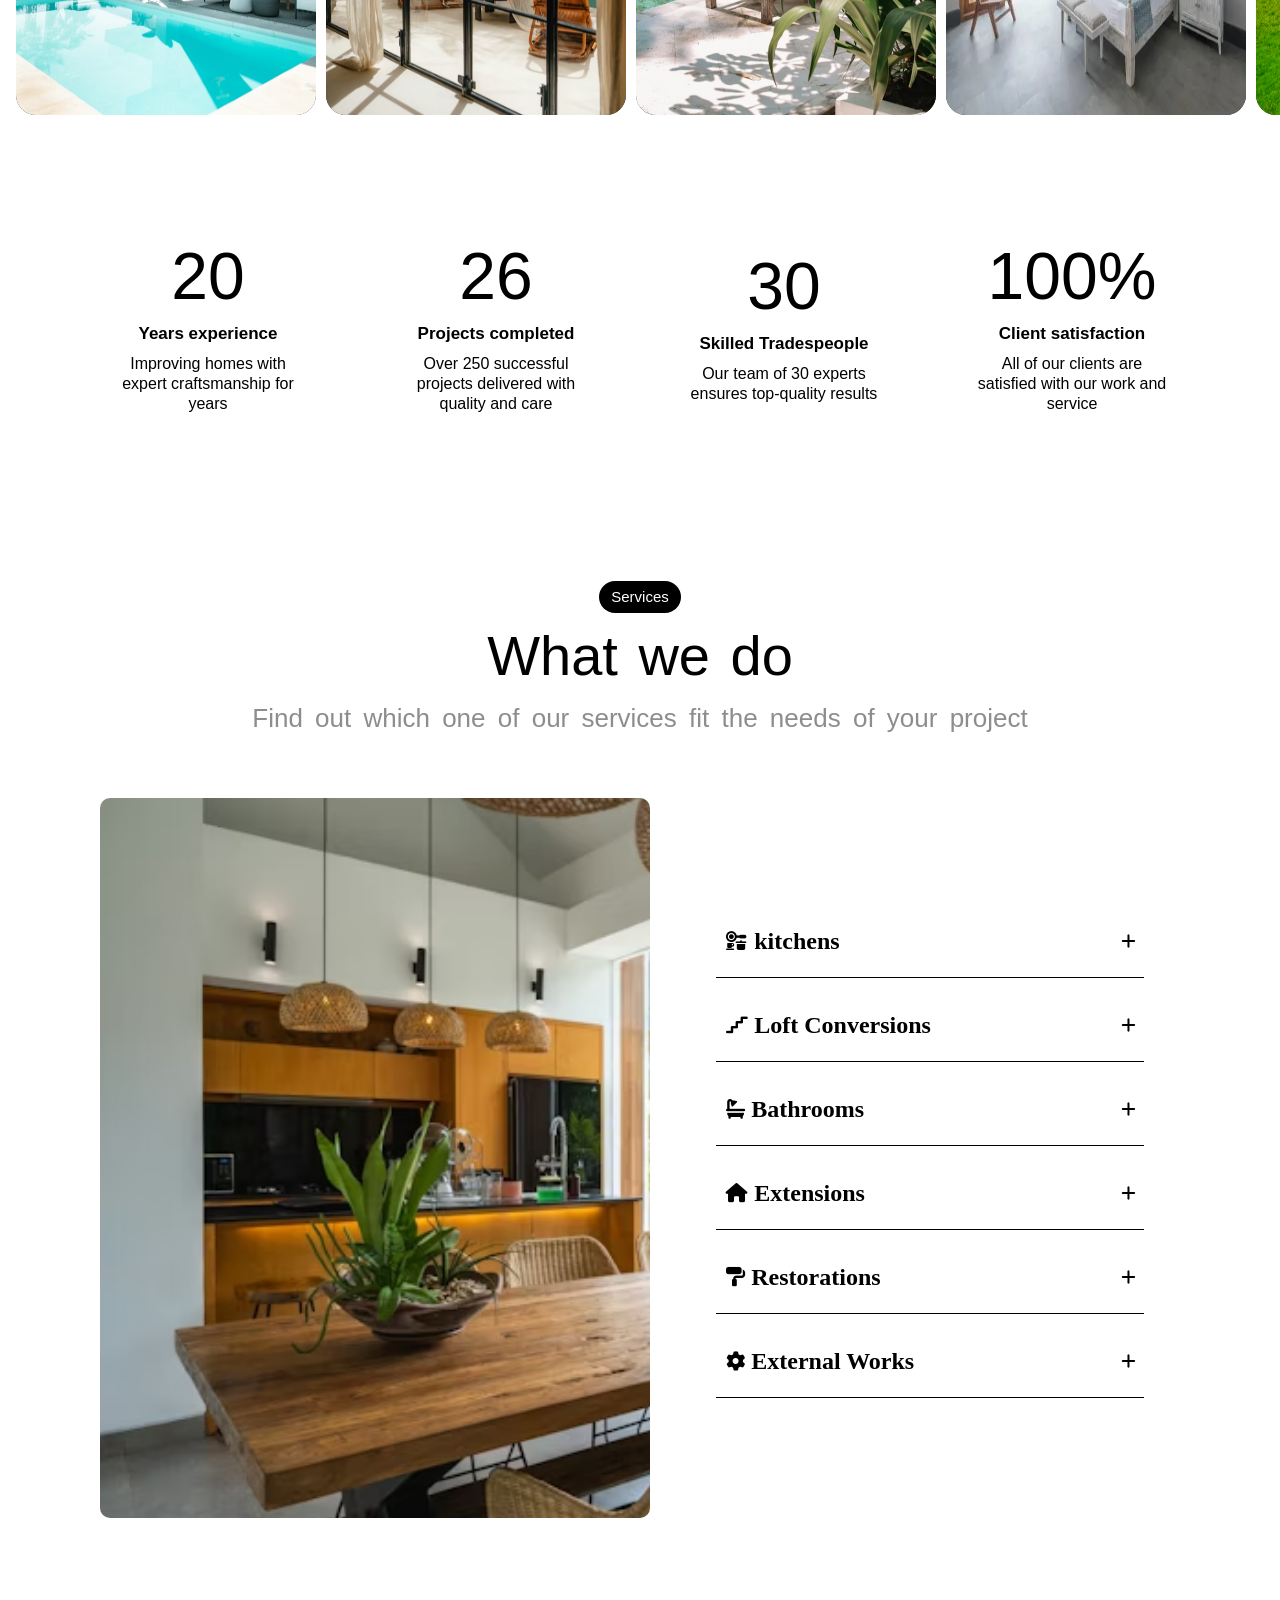
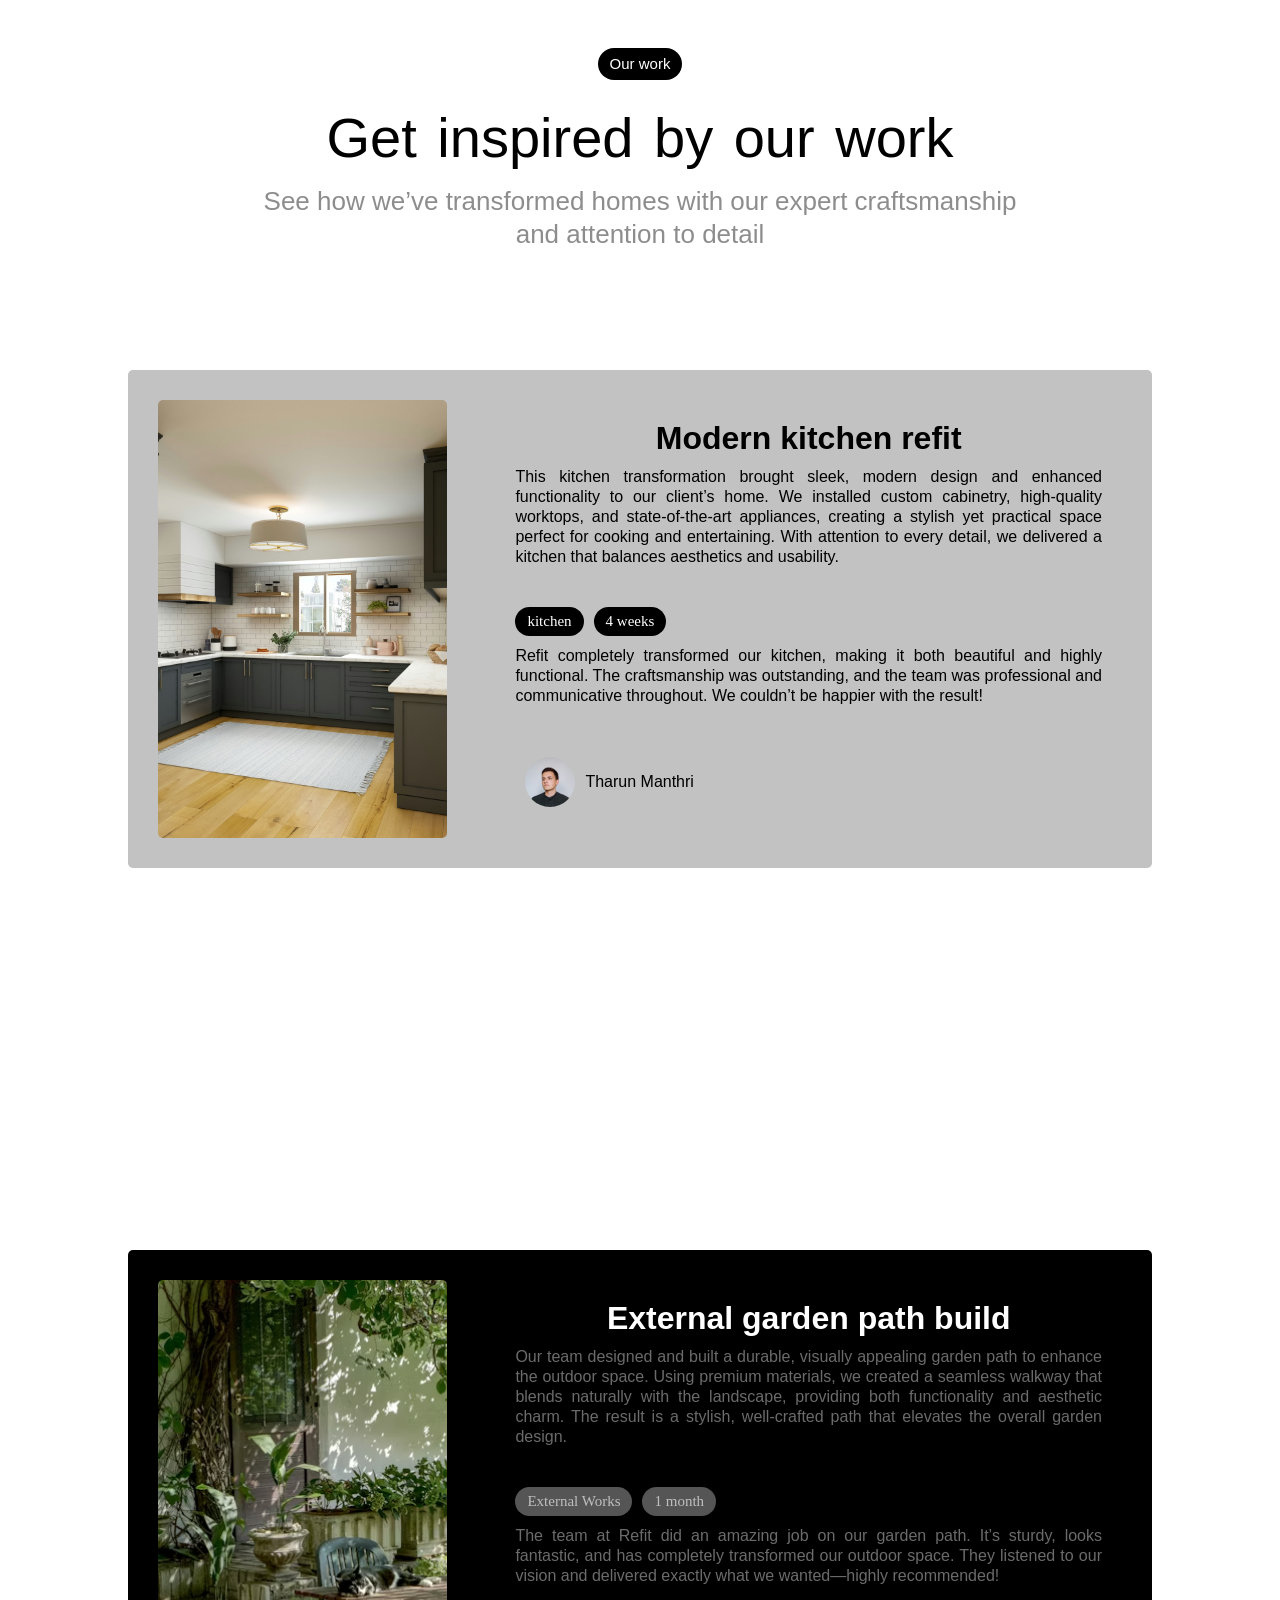
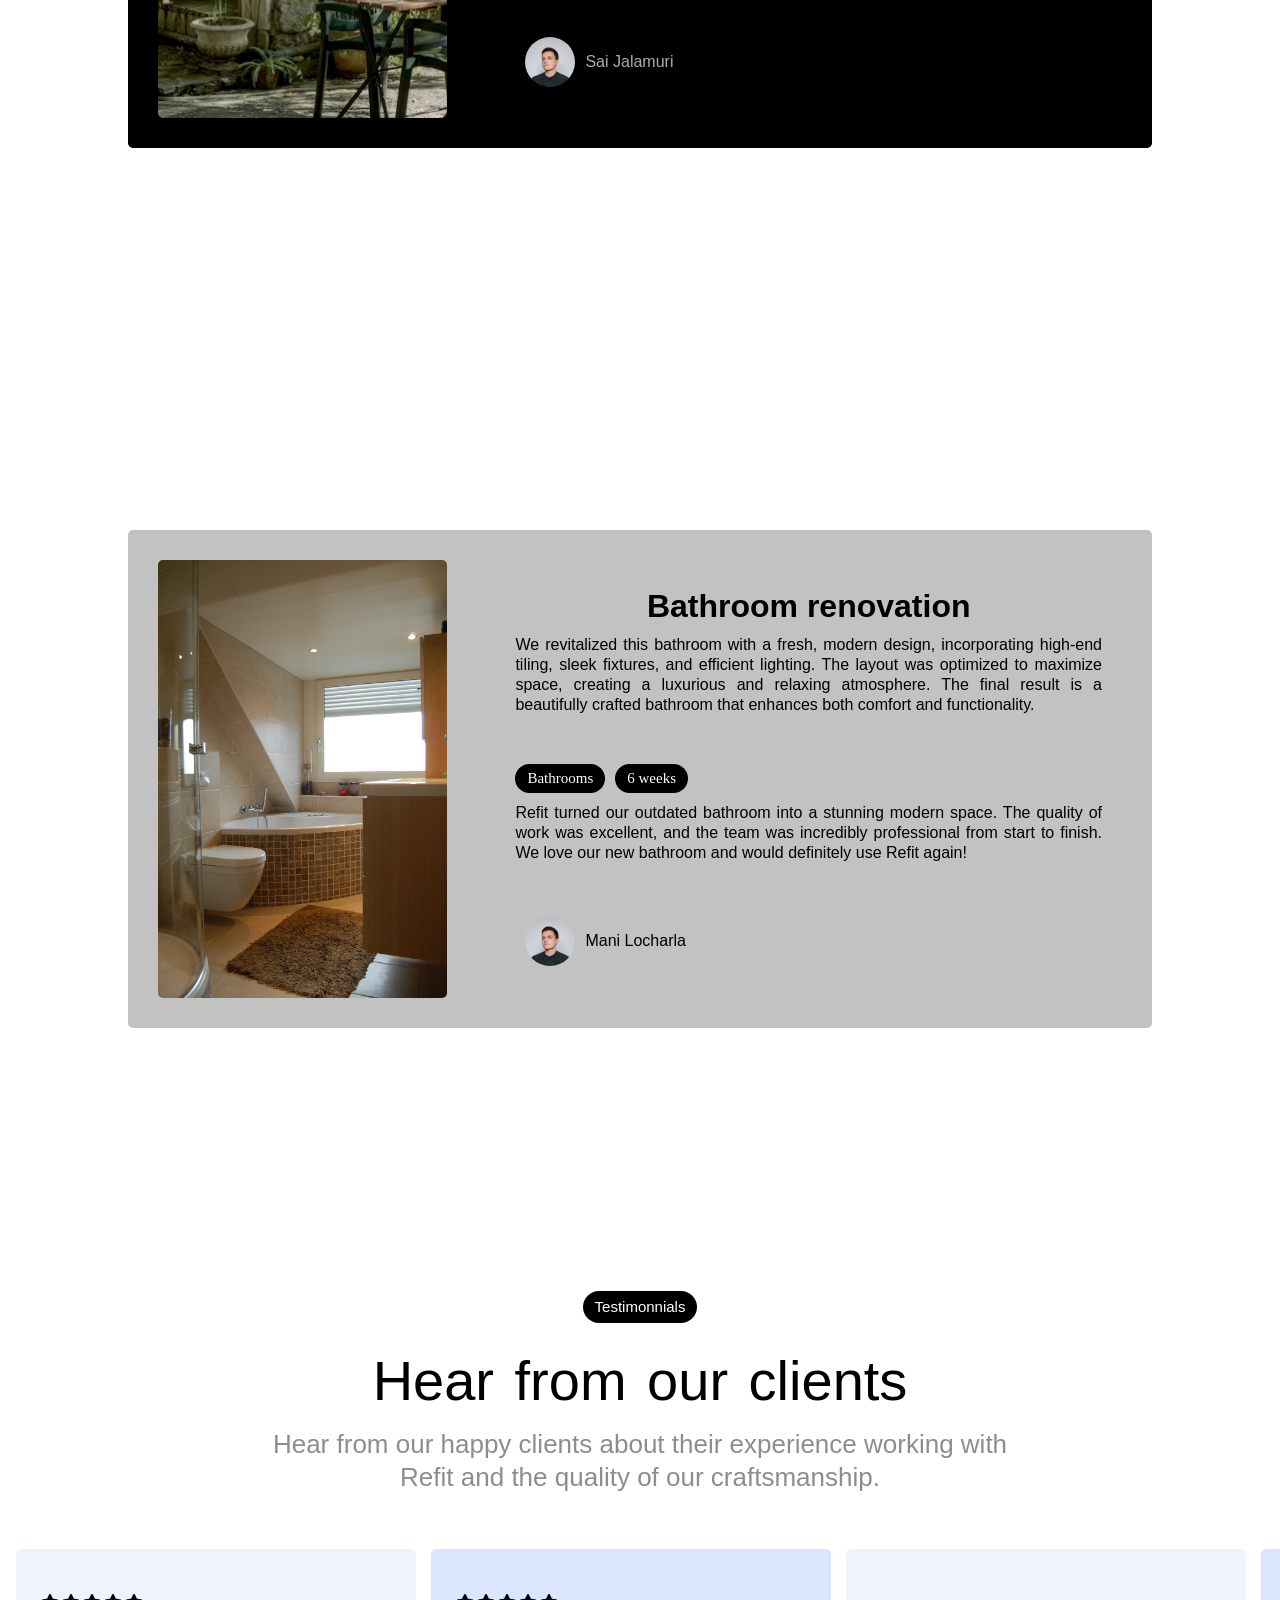
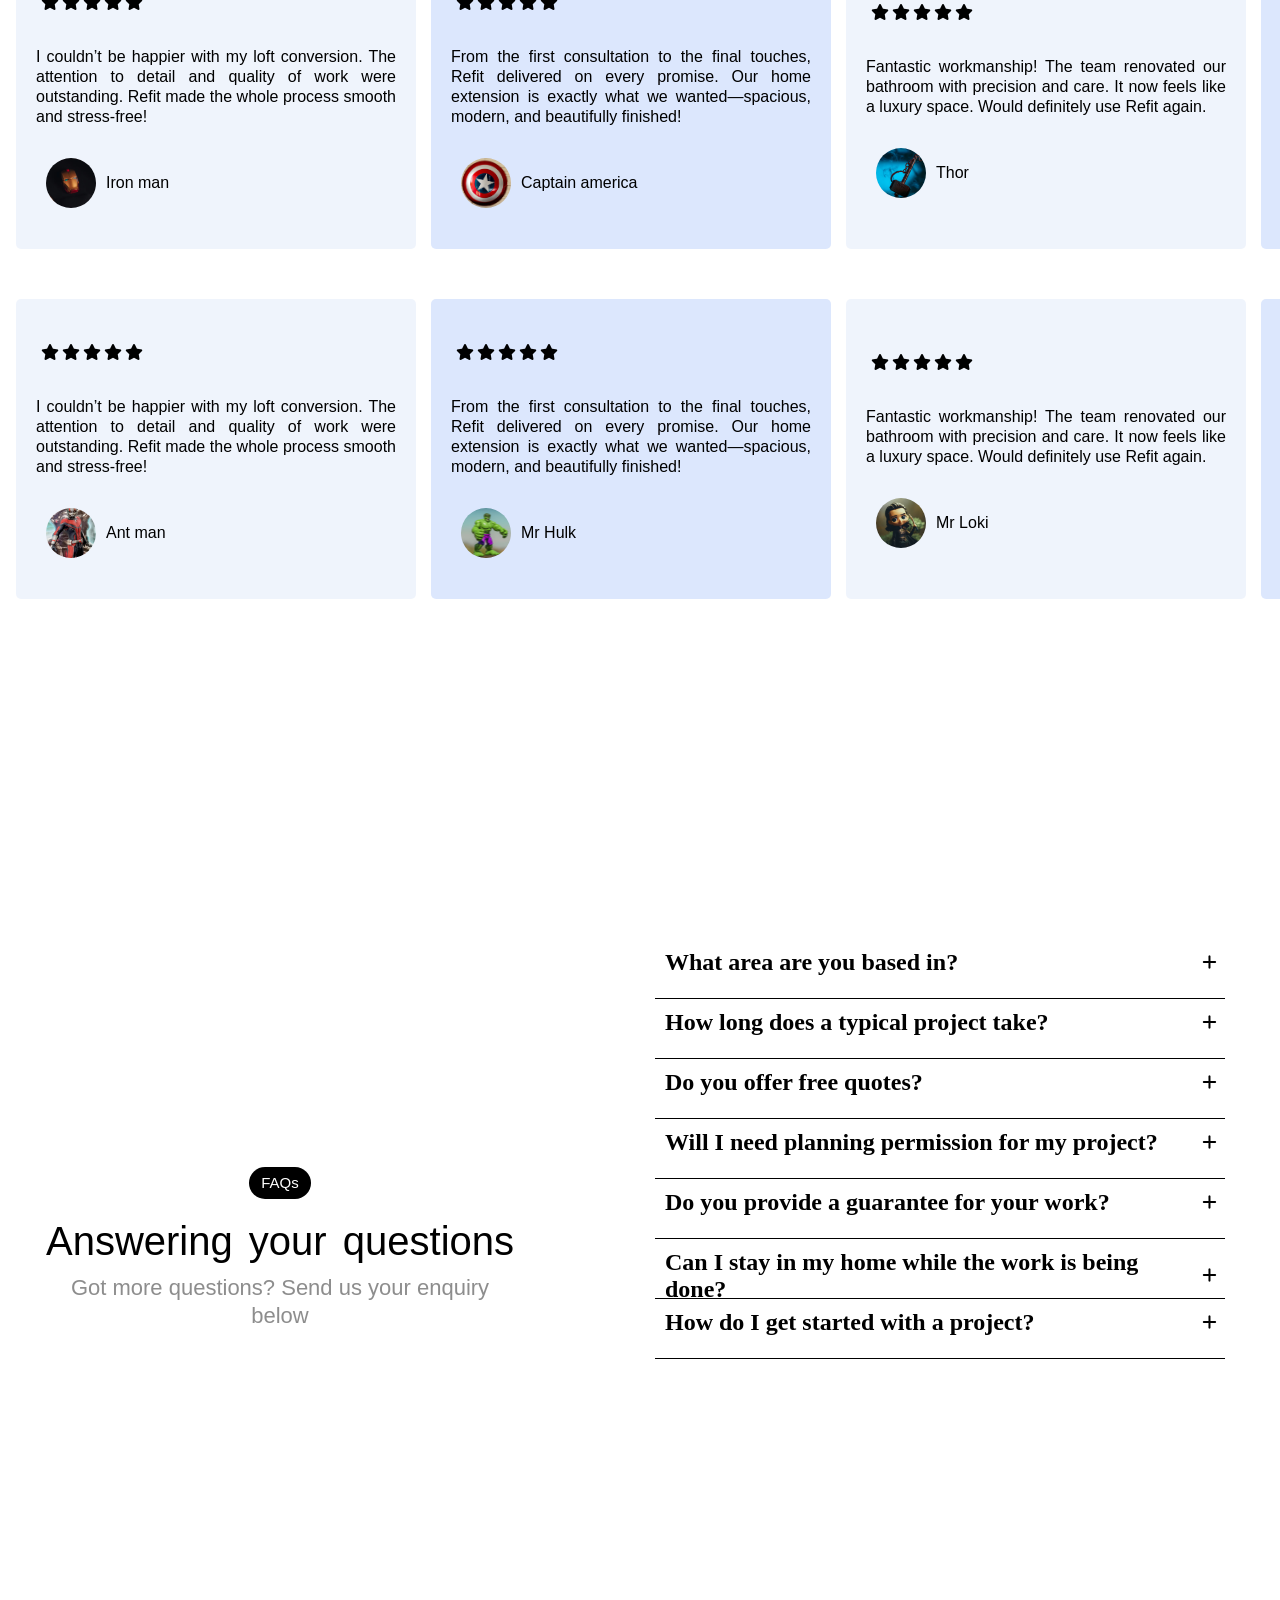
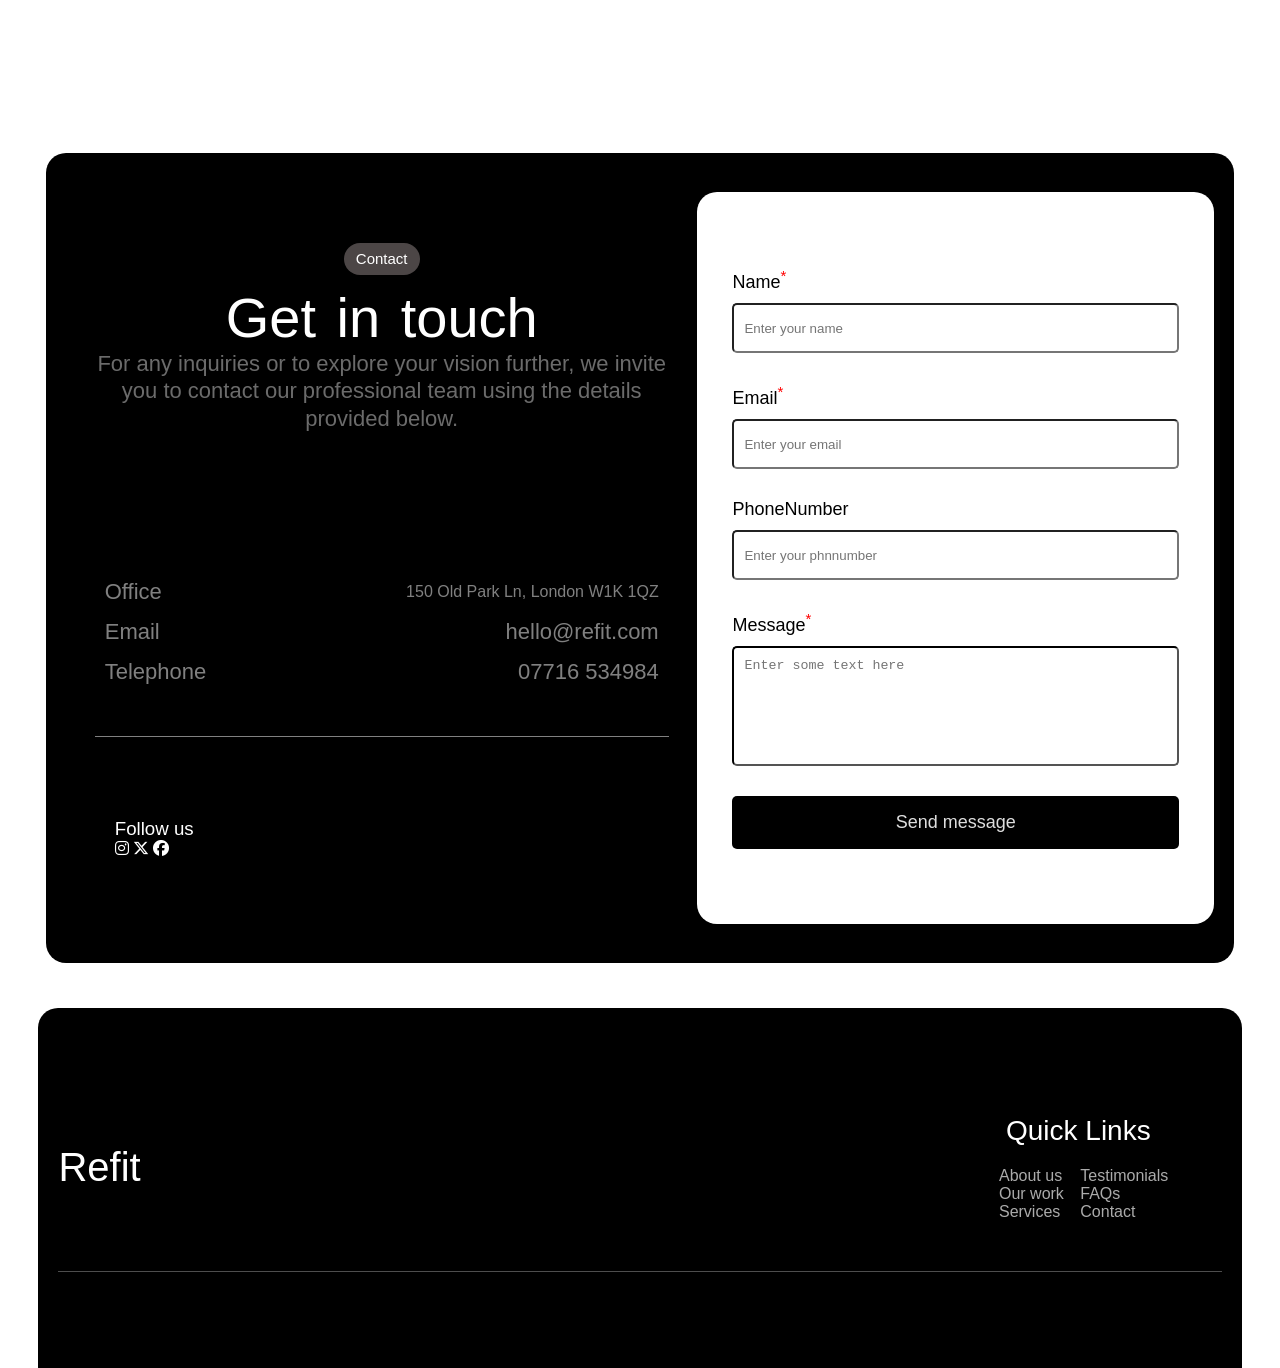
<file: inndex.html>
<!DOCTYPE html>
<html lang="en">
  <head>
    <meta charset="UTF-8" />
    <meta name="viewport" content="width=device-width, initial-scale=1.0" />
    <title>Document</title>
    <link rel="stylesheet" href="style.css" />
    <link
      rel="stylesheet"
      href="https://cdnjs.cloudflare.com/ajax/libs/font-awesome/6.5.2/css/all.min.css"
    />
  </head>
  <body>
    <header class="header-nav">
      <nav class="menu-bar">
        <span class="logo">Refit</span>
        <ul class="list-items">
          <li><a href="#About">About</a></li>
          <li><a href="#services">Services</a></li>
          <li><a href="#Our work">Our work</a></li>
          <li><a href="#FAQ">FAQs</a></li>
          <li><a href="#Contact">Contact</a></li>
        </ul>
      </nav>
    </header>
    <div class="final-container">
      <div class="one">
        <div class="head-container">
          <span class="header-note">Avilable for work</span>
          <div class="header-main-heading">
            Your trusted partner for quality home improvement
          </div>
          <p class="header-para">
            Refit delivers expert home improvements, creating beautiful and
            functional spaces with quality craftsmanship.
          </p>
        </div>
        <div class="cta-button">
          <span class="text">Work with us</span>
          <span class="arrow-ctn-btn"
            ><i class="fa-solid fa-arrow-down"></i
          ></span>
        </div>
      </div>
      <div class="header-img"></div>
    </div>
    <div class="Aboutus" id="About">
      <div class="Aboutus-first">
        <p class="Aboutus-para">About us</p>
        <h1 class="Aboutus-main-content">home improvement specialists</h1>
      </div>
      <div class="Aboutus-second">
        <p class="Aboutus-para2">
          Welcome to Refit, your trusted home improvement experts, dedicated to
          transforming homes with precision and care. With years of experience
          in building kitchens, bathrooms, garages, and more, we take pride in
          delivering top-quality craftsmanship and a seamless customer
          experience. Our mission is to bring your vision to life while ensuring
          clear communication and expert guidance at every step. Let’s create a
          home you’ll love!
        </p>
      </div>
    </div>
    <div class="Scroll-page">
      <div class="Scroll-section">
        <div class="card"><img src="./images/villas-1.avif" alt="" /></div>
        <div class="card"><img src="./images/villas-2.avif" alt="" /></div>
        <div class="card"><img src="./images/villas-3.avif" alt="" /></div>
        <div class="card"><img src="./images/villas-4.webp" alt="" /></div>
        <div class="card"><img src="./images/villas-5.avif" alt="" /></div>
        <div class="card"><img src="./images/villas-6.avif" alt="" /></div>
      </div>
      <div class="Scroll-section" aria-hidden>
        <div class="card"><img src="./images/villas-1.avif" alt="" /></div>
        <div class="card"><img src="./images/villas-2.avif" alt="" /></div>
        <div class="card"><img src="./images/villas-3.avif" alt="" /></div>
        <div class="card"><img src="./images/villas-4.webp" alt="" /></div>
        <div class="card"><img src="./images/villas-5.avif" alt="" /></div>
        <div class="card"><img src="./images/villas-6.avif" alt="" /></div>
      </div>
    </div>

    <div class="After-Scroll">
      <span class="span-details"
        ><h1>20</h1>
        <h2>Years experience</h2>
        <p>Improving homes with expert craftsmanship for years</p>
      </span>
      <span class="span-details"
        ><h1>26</h1>
        <h2>Projects completed</h2>
        <p>
          Over 250 successful projects delivered with quality and care
        </p> </span
      ><span class="span-details">
        <h1>30</h1>
        <h2>Skilled Tradespeople</h2>
        <p>Our team of 30 experts ensures top-quality results</p> </span
      ><span class="span-details">
        <h1>100%</h1>
        <h2>Client satisfaction</h2>
        <p>All of our clients are satisfied with our work and service</p>
      </span>
    </div>
    <!--Services Section-->
    <div class="Services" id="services">
      <div class="head-services">
        <p class="button-model">Services</p>
        <h1 class="head-services">What we do</h1>
        <p class="description-services">
          Find out which one of our services fit the needs of your project
        </p>
      </div>
      <div class="services-sub">
        <div class="image-service">
          
        </div>
        <div class="description-img">
<div class="final-service-box">
  
            <div class="box-service kitchen">
            <div class="head-in-description kitchen">
            <div class="only-head">
            <div class="logo-mean">
              <i class="fa-solid fa-kitchen-set"></i>
              <h2 class="services-div">kitchens</h2>
            </div>
  
            <div class="wrong-div"><i class="fa-solid fa-xmark"></i></div>
            </div>
            </div>
            <div class="para-service">
              <p class="para-service-in">At Refit, we design and build stunning kitchens tailored to your style and needs. Whether you're after a sleek modern space or a classic, timeless look, our expert team delivers high-quality craftsmanship, functionality, and attention to detail to create the heart of your home.</p>
           </div>
           </div>
            <div class="box-service">
            <div class="head-in-description">
            <div class="only-head">
            <div class="logo-mean">
              <i class="fa-solid fa-stairs"></i>
              <h2 class="services-div">Loft Conversions</h2>
            </div>
  
            <div class="wrong-div"><i class="fa-solid fa-xmark"></i></div>
            </div>
            </div>
            <div class="para-service">
              <p class="para-service-in">Maximise your home's potential with a bespoke loft conversion. Whether you're looking for an extra bedroom, office, or living space, Refit transforms underused lofts into stylish, functional areas, adding both value and comfort to your home with expert planning and precision construction..</p>
           </div>
           </div>
            <div class="box-service">
            <div class="head-in-description">
            <div class="only-head">
            <div class="logo-mean">
              <i class="fa-solid fa-bath"></i>
              <h2 class="services-div">Bathrooms</h2>
            </div>
  
            <div class="wrong-div"><i class="fa-solid fa-xmark"></i></div>
            </div>
            </div>
            <div class="para-service">
              <p class="para-service-in">From luxurious en-suites to practical family bathrooms, Refit delivers beautifully designed spaces that combine style with functionality. We handle everything from tiling and fixtures to plumbing and lighting, ensuring a high-quality finish that enhances both comfort and aesthetics.</p>
           </div>
           </div>
            <div class="box-service">
            <div class="head-in-description">
            <div class="only-head">
            <div class="logo-mean">
              <i class="fa-solid fa-house"></i>
              <h2 class="services-div">Extensions</h2>
            </div>
  
            <div class="wrong-div"><i class="fa-solid fa-xmark"></i></div>
            </div>
            </div>
            <div class="para-service">
              <p class="para-service-in">Expand your living space with a seamless home extension. Whether you need a bigger kitchen, a new living area, or a multi-purpose space, Refit provides expertly crafted extensions designed to enhance your home’s flow, value, and usability, all while maintaining its unique character.</p>
           </div>
           </div>
            <div class="box-service">
            <div class="head-in-description">
            <div class="only-head">
            <div class="logo-mean">
             <i class="fa-solid fa-paint-roller"></i>
              <h2 class="services-div">Restorations</h2>
            </div>
  
            <div class="wrong-div"><i class="fa-solid fa-xmark"></i></i></div>
            </div>
            </div>
            <div class="para-service">
              <p class="para-service-in">Bring your home’s character back to life with Refit’s expert restoration services. Whether it’s period features, structural repairs, or a full-scale renovation, we preserve and enhance original details while ensuring modern durability, creating a perfect balance between heritage and contemporary living.</p>
           </div>
           </div>
            <div class="box-service">
            <div class="head-in-description">
            <div class="only-head">
            <div class="logo-mean">
             <i class="fa-solid fa-gear"></i>
              <h2 class="services-div">External Works</h2>
            </div>
  
            <div class="wrong-div"><i class="fa-solid fa-xmark"></i></div>
            </div>
            </div>
            <div class="para-service">
              <p class="para-service-in">From driveways and patios to fencing and brickwork, Refit enhances your home’s exterior with durable, high-quality craftsmanship. Whether it’s improving curb appeal or creating a beautiful outdoor space, our team ensures every detail is built to last and designed to impress.</p>
           </div>
            </div>
           </div>
          

        </div>
      </div>
    </div>
    <div class="our-work">
      <div class="ourwork-title">
        <p class="para-our-work">Our work</p>
        <h1 class="our-work-heading">Get inspired by our work</h1>
        <p class="supporting-para-our-work">
          See how we’ve transformed homes with our expert craftsmanship and
          attention to detail
        </p>
      </div>
      <div class="framer">
        <div class="framer-img"></div>
        <div class="framer-description">
          <div class="framer-heading">
            <h1 class="framer-h1">Modern kitchen refit</h1>
            <p class="framer-para">
              This kitchen transformation brought sleek, modern design and
              enhanced functionality to our client’s home. We installed custom
              cabinetry, high-quality worktops, and state-of-the-art appliances,
              creating a stylish yet practical space perfect for cooking and
              entertaining. With attention to every detail, we delivered a
              kitchen that balances aesthetics and usability.
            </p>
          </div>
          <div class="framer-heading1">
            <div class="span-btn">
              <span class="framer-span">kitchen</span>
              <span class="framer-span">4 weeks</span>
            </div>
            <p class="heading1-framer">
              Refit completely transformed our kitchen, making it both beautiful
              and highly functional. The craftsmanship was outstanding, and the
              team was professional and communicative throughout. We couldn’t be
              happier with the result!
            </p>
          </div>
          <div class="profile">
            <span class="profile-span"></span>
            <h2 class="profile-disc">Tharun Manthri</h2>
          </div>
        </div>
      </div>
    </div>
    <div class="our-work">
      <div class="framer1">
          <div class="framer1-img"></div>
        <div class="framer-description">
          <div class="framer-heading">
            <h1 class="framer1-h1">External garden path build</h1>
            <p class="framer1-para">
             Our team designed and built a durable, visually appealing garden path to enhance the outdoor space. Using premium materials, we created a seamless walkway that blends naturally with the landscape, providing both functionality and aesthetic charm. The result is a stylish, well-crafted path that elevates the overall garden design.
            </p>
          </div>
          <div class="framer-heading1">
            <div class="span-btn">
              <span class="framer1-span">External Works</span>
              <span class="framer1-span">1 month</span>
            </div>
            <p class="heading2-framer">
              The team at Refit did an amazing job on our garden path. It’s sturdy, looks fantastic, and has completely transformed our outdoor space. They listened to our vision and delivered exactly what we wanted—highly recommended!
            </p>
          </div>
          <div class="profile">
            <span class="profile-span"></span>
            <h2 class="profile-disc1">Sai Jalamuri</h2>
          </div>
        </div>
      </div>
      </div>
    </div>
    <div class="our-work">
      <div class="framer2">  <div class="framer2-img"></div>
        <div class="framer-description">
          <div class="framer-heading">
            <h1 class="framer-h1">Bathroom renovation</h1>
            <p class="framer-para">
              We revitalized this bathroom with a fresh, modern design, incorporating high-end tiling, sleek fixtures, and efficient lighting. The layout was optimized to maximize space, creating a luxurious and relaxing atmosphere. The final result is a beautifully crafted bathroom that enhances both comfort and functionality.
            </p>
          </div>
          <div class="framer-heading1">
            <div class="span-btn">
              <span class="framer-span">Bathrooms</span>
              <span class="framer-span">6 weeks</span>
            </div>
            <p class="heading1-framer">
              Refit turned our outdated bathroom into a stunning modern space. The quality of work was excellent, and the team was incredibly professional from start to finish. We love our new bathroom and would definitely use Refit again!
            </p>
          </div>
          <div class="profile">
            <span class="profile-span"></span>
            <h2 class="profile-disc">Mani Locharla</h2>
          </div>
        </div>
      </div></div>
    </div>
    <div class="Testimonials" id="Testimonials">
      <div class="Testimonials-heading">
        <p class="test-button">Testimonnials</p>
        <h1 class="test-h1">Hear from our clients</h1>
        <p class="supporting-test">
          Hear from our happy clients about their experience working with Refit
          and the quality of our craftsmanship.
        </p>
      </div>
      <div class="scroll-test1">
        <div class="test1">
          <div class="test1-items1">
            <h1 class="test1-items1-heading"><i class="fa-solid fa-star"></i><i class="fa-solid fa-star"></i><i class="fa-solid fa-star"></i><i class="fa-solid fa-star"></i><i class="fa-solid fa-star"></i></h1>
            <p class="test1-items1-para">I couldn’t be happier with my loft conversion. The attention to detail and quality of work were outstanding. Refit made the whole process smooth and stress-free!</p>
            <div class="profile">
            <span class="profile-span profile1"></span>
            <h2 class="profile-disc">Iron man</h2>
          </div>
          </div>
          <div class="test1-items2"><h1 class="test1-items1-heading"><i class="fa-solid fa-star"></i><i class="fa-solid fa-star"></i><i class="fa-solid fa-star"></i><i class="fa-solid fa-star"></i><i class="fa-solid fa-star"></i></h1>
            <p class="test1-items1-para">From the first consultation to the final touches, Refit delivered on every promise. Our home extension is exactly what we wanted—spacious, modern, and beautifully finished!</p>
            <div class="profile">
            <span class="profile-span profile2"></span>
            <h2 class="profile-disc">Captain america</h2>
          </div></div>
          <div class="test1-items3">     <h1 class="test1-items1-heading"><i class="fa-solid fa-star"></i><i class="fa-solid fa-star"></i><i class="fa-solid fa-star"></i><i class="fa-solid fa-star"></i><i class="fa-solid fa-star"></i></h1>
            <p class="test1-items1-para">Fantastic workmanship! The team renovated our bathroom with precision and care. It now feels like a luxury space. Would definitely use Refit again.</p>
            <div class="profile ">
            <span class="profile-span profile3"></span>
            <h2 class="profile-disc">Thor </h2>
          </div></div>
          <div class="test1-items4">     <h1 class="test1-items1-heading"><i class="fa-solid fa-star"></i><i class="fa-solid fa-star"></i><i class="fa-solid fa-star"></i><i class="fa-solid fa-star"></i><i class="fa-solid fa-star"></i></h1>
            <p class="test1-items1-para">Refit did an incredible job on our kitchen. The craftsmanship was top-notch, and the team was professional from start to finish. Highly recommend!</p>
            <div class="profile">
            <span class="profile-span profile4"></span>
            <h2 class="profile-disc">Black panther</h2>
          </div></div>
        </div>
        <div class="test1">
          <div class="test1-items1">     <h1 class="test1-items1-heading"><i class="fa-solid fa-star"></i><i class="fa-solid fa-star"></i><i class="fa-solid fa-star"></i><i class="fa-solid fa-star"></i><i class="fa-solid fa-star"></i></h1>
            <p class="test1-items1-para">I couldn’t be happier with my loft conversion. The attention to detail and quality of work were outstanding. Refit made the whole process smooth and stress-free!</p>
            <div class="profile">
            <span class="profile-span profile1"></span>
            <h2 class="profile-disc">Iron man</h2>
          </div></div>
          <div class="test1-items2">     <h1 class="test1-items1-heading"><i class="fa-solid fa-star"></i><i class="fa-solid fa-star"></i><i class="fa-solid fa-star"></i><i class="fa-solid fa-star"></i><i class="fa-solid fa-star"></i></h1>
            <p class="test1-items1-para">From the first consultation to the final touches, Refit delivered on every promise. Our home extension is exactly what we wanted—spacious, modern, and beautifully finished!</p>
            <div class="profile">
            <span class="profile-span profile2"></span>
            <h2 class="profile-disc">Captain america</h2>
          </div></div>
          <div class="test1-items3">     <h1 class="test1-items1-heading"><i class="fa-solid fa-star"></i><i class="fa-solid fa-star"></i><i class="fa-solid fa-star"></i><i class="fa-solid fa-star"></i><i class="fa-solid fa-star"></i></h1>
            <p class="test1-items1-para">Fantastic workmanship! The team renovated our bathroom with precision and care. It now feels like a luxury space. Would definitely use Refit again.</p>
            <div class="profile">
            <span class="profile-span profile3"></span>
            <h2 class="profile-disc">Thor</h2>
          </div></div>
          <div class="test1-items4">     <h1 class="test1-items1-heading"><i class="fa-solid fa-star"></i><i class="fa-solid fa-star"></i><i class="fa-solid fa-star"></i><i class="fa-solid fa-star"></i><i class="fa-solid fa-star"></i></h1>
            <p class="test1-items1-para">Refit did an incredible job on our kitchen. The craftsmanship was top-notch, and the team was professional from start to finish. Highly recommend!</p>
            <div class="test1-items1-profile">
            <span class="test1-profile-span profile4"></span>
            <h2 class="test1-profile-disc">Black panther</h2>
          </div></div>
        </div>
      </div>
      <br />
      <div class="scroll-test2">
        <div class="test2">
          <div class="test2-items1"><h1 class="test1-items1-heading"><i class="fa-solid fa-star"></i><i class="fa-solid fa-star"></i><i class="fa-solid fa-star"></i><i class="fa-solid fa-star"></i><i class="fa-solid fa-star"></i></h1>
            <p class="test1-items1-para">I couldn’t be happier with my loft conversion. The attention to detail and quality of work were outstanding. Refit made the whole process smooth and stress-free!</p>
            <div class="profile">
            <span class="profile-span profile11"></span>
            <h2 class="profile-disc">Ant man</h2>
          </div></div>
          <div class="test2-items2"><h1 class="test1-items1-heading"><i class="fa-solid fa-star"></i><i class="fa-solid fa-star"></i><i class="fa-solid fa-star"></i><i class="fa-solid fa-star"></i><i class="fa-solid fa-star"></i></h1>
            <p class="test1-items1-para">From the first consultation to the final touches, Refit delivered on every promise. Our home extension is exactly what we wanted—spacious, modern, and beautifully finished!</p>
            <div class="profile">
            <span class="profile-span profile12"></span>
            <h2 class="profile-disc">Mr Hulk</h2>
          </div></div>
          <div class="test2-items3"><h1 class="test1-items1-heading"><i class="fa-solid fa-star"></i><i class="fa-solid fa-star"></i><i class="fa-solid fa-star"></i><i class="fa-solid fa-star"></i><i class="fa-solid fa-star"></i></h1>
            <p class="test1-items1-para">Fantastic workmanship! The team renovated our bathroom with precision and care. It now feels like a luxury space. Would definitely use Refit again.</p>
            <div class="profile">
            <span class="profile-span profile13"></span>
            <h2 class="profile-disc">Mr Loki</h2>
          </div></div>
          <div class="test2-items4"><h1 class="test1-items1-heading"><i class="fa-solid fa-star"></i><i class="fa-solid fa-star"></i><i class="fa-solid fa-star"></i><i class="fa-solid fa-star"></i><i class="fa-solid fa-star"></i></h1>
            <p class="test1-items1-para">Refit did an incredible job on our kitchen. The craftsmanship was top-notch, and the team was professional from start to finish. Highly recommend!</p>
            <div class="profile">
            <span class="profile-span profile14"></span>
            <h2 class="profile-disc">Thanos</h2>
          </div></div>
        </div>
        <div class="test2">
          <div class="test2-items1"><h1 class="test1-items1-heading"><i class="fa-solid fa-star"></i><i class="fa-solid fa-star"></i><i class="fa-solid fa-star"></i><i class="fa-solid fa-star"></i><i class="fa-solid fa-star"></i></h1>
            <p class="test1-items1-para">I couldn’t be happier with my loft conversion. The attention to detail and quality of work were outstanding. Refit made the whole process smooth and stress-free!</p>
            <div class="profile">
            <span class="profile-span profile11"></span>
            <h2 class="profile-disc">Ant man</h2>
          </div></div>
          <div class="test2-items2"><h1 class="test1-items1-heading"><i class="fa-solid fa-star"></i><i class="fa-solid fa-star"></i><i class="fa-solid fa-star"></i><i class="fa-solid fa-star"></i><i class="fa-solid fa-star"></i></h1>
            <p class="test1-items1-para">From the first consultation to the final touches, Refit delivered on every promise. Our home extension is exactly what we wanted—spacious, modern, and beautifully finished!</p>
            <div class="profile">
            <span class="profile-span profile12"></span>
            <h2 class="profile-disc">Mr Hulk</h2>
          </div></div>
          <div class="test2-items3"><h1 class="test1-items1-heading"><i class="fa-solid fa-star"></i><i class="fa-solid fa-star"></i><i class="fa-solid fa-star"></i><i class="fa-solid fa-star"></i><i class="fa-solid fa-star"></i></h1>
            <p class="test1-items1-para">Fantastic workmanship! The team renovated our bathroom with precision and care. It now feels like a luxury space. Would definitely use Refit again.</p>
            <div class="profile">
            <span class="profile-span profile13"></span>
            <h2 class="profile-disc">Mr Loki</h2>
          </div></div>
          <div class="test2-items4"><h1 class="test1-items1-heading"><i class="fa-solid fa-star"></i><i class="fa-solid fa-star"></i><i class="fa-solid fa-star"></i><i class="fa-solid fa-star"></i><i class="fa-solid fa-star"></i></h1>
            <p class="test1-items1-para">Refit did an incredible job on our kitchen. The craftsmanship was top-notch, and the team was professional from start to finish. Highly recommend!</p>
            <div class="profile">
            <span class="profile-span profile14"></span>
            <h2 class="profile-disc">Thanos</h2>
          </div></div>
        </div>
      </div>
    </div>
    <div class="faqs">
      <div class="heading-section">
        <p class="faq-para">FAQs</p>
        <h1 class="faq-h11">Answering your questions</h1>
        <p class="support-faq">
          Got more questions? Send us your enquiry below
        </p>
      </div>
      <div class="qa-section"><div class="question-setion">
        <div class="box-service">
              <div class="head-in-description">
              <div class="only-head">
              <div class="logo-mean">
                
                <h2 class="services-div">What area are you based in?</h2>
              </div>
              <div class="wrong-div"><i class="fa-solid fa-xmark"></i></div>
              </div>
              </div>
              <div class="para-service">
                <p class="para-service-in">We primarily serve London and surrounding areas, but depending on the project, we may be able to travel further. Get in touch to discuss your location and project needs.</p>
             </div>
             </div>
            <div class="box-service">
              <div class="head-in-description">
              <div class="only-head">
              <div class="logo-mean">
                
                <h2 class="services-div">How long does a typical project take?</h2>
              </div>
              <div class="wrong-div"><i class="fa-solid fa-xmark"></i></div>
              </div>
              </div>
              <div class="para-service">
                <p class="para-service-in">Project timelines vary depending on the scope of work. A kitchen or bathroom renovation can take a few weeks, while larger projects like extensions or loft conversions may take several months. We provide clear timelines before starting any work.</p>
             </div>
             </div>
            <div class="box-service">
              <div class="head-in-description">
              <div class="only-head">
              <div class="logo-mean">
                
                <h2 class="services-div">Do you offer free quotes?</h2>
              </div>
              <div class="wrong-div"><i class="fa-solid fa-xmark"></i></div>
              </div>
              </div>
              <div class="para-service">
                <p class="para-service-in">Yes! We offer free, no-obligation quotes. After an initial consultation, we’ll assess your project needs and provide a detailed estimate so you know exactly what to expect.</p>
             </div>
             </div>
            <div class="box-service">
              <div class="head-in-description">
              <div class="only-head">
              <div class="logo-mean">
                
                <h2 class="services-div">Will I need planning permission for my project?</h2>
              </div>
              <div class="wrong-div"><i class="fa-solid fa-xmark"></i></div>
              </div>
              </div>
              <div class="para-service">
                <p class="para-service-in">Some projects, such as extensions and loft conversions, may require planning permission, while others fall under permitted development. We can advise on the necessary permissions and help with the process if needed.</p>
             </div>
             </div>
            <div class="box-service">
              <div class="head-in-description">
              <div class="only-head">
              <div class="logo-mean">
  
                <h2 class="services-div">Do you provide a guarantee for your work?</h2>
              </div>
              <div class="wrong-div"><i class="fa-solid fa-xmark"></i></div>
              </div>
              </div>
              <div class="para-service">
                <p class="para-service-in">Absolutely! We stand by the quality of our craftsmanship and offer guarantees on our work to give you peace of mind. Specific warranties may vary depending on the type of project—just ask us for details.</p>
             </div>
             </div>
            <div class="box-service">
              <div class="head-in-description">
              <div class="only-head">
              <div class="logo-mean">
               
                <h2 class="services-div">Can I stay in my home while the work is being done?</h2>
              </div>
              <div class="wrong-div"><i class="fa-solid fa-xmark"></i></div>
              </div>
              </div>
              <div class="para-service">
                <p class="para-service-in">It depends on the type of work being carried out. For smaller projects like bathrooms and kitchens, staying at home may be possible with minimal disruption. However, larger renovations and structural work may require temporary accommodation. We’ll discuss this with you before starting.</p>
             </div>
             </div>
            <div class="box-service">
              <div class="head-in-description">
              <div class="only-head">
              <div class="logo-mean">
                <h2 class="services-div">How do I get started with a project?</h2>
              </div>
              <div class="wrong-div"><i class="fa-solid fa-xmark"></i></div>
              </div>
              </div>
              <div class="para-service">
                <p class="para-service-in">Simply get in touch! We’ll arrange a consultation to discuss your vision, assess your space, and provide expert advice. From there, we’ll give you a quote and a clear plan for moving forward.</p>
             </div>
             </div>
      </div></div>
    </div>
    <div class="getpage">
      <div class="getintouch">
        <div class="get1">
          <div class="get-heading">
            <p class="get-para">Contact</p>
            <h1 class="get-h1">Get in touch</h1>
            <p class="supporting-get">
              For any inquiries or to explore your vision further, we invite you
              to contact our professional team using the details provided below.
            </p>
          </div>
          <div class="heading-below">
            <p class="get-2para">
              <span class="1">Office</span> 150 Old Park Ln, London W1K 1QZ
            </p>
            <p class="get-3para">
              <span class="2">Email</span> <span>hello@refit.com</span>
            </p>
            <p class="get-4para">
              <span class="3">Telephone</span><span> 07716 534984</span>
            </p>
          </div>
          <div class="heading-ffooter">
            <div class="logos">
              <h3 class="head">Follow us</h3>
              <div class="logos-div">
                <i class="fa-brands fa-instagram"></i>
                <i class="fa-brands fa-x-twitter"></i>
                <i class="fa-brands fa-facebook"></i>
              </div>
            </div>
          </div>
        </div>
        <div class="get2">
         <form action="submit" method="post" class="form-css">

          <div class="label-div">
          <label class="label-css" for="name">Name<sup>*</sup></label>
          <input class="input-form"  type="text" id="name" name="name" required placeholder="Enter your name">
          </div>

           <div class="label-div">
           <label class="label-css" for="emai">Email<sup>*</sup></label>
          <input class="input-form" type="email" id="email" name="email" required placeholder="Enter your email">
         </div>
         
          <div class="label-div">
           <label class="label-css" for="PhoneNumber">PhoneNumber</label>
          <input class="input-form" type="tel" id="PhoneNumber" name="PhoneNumber" required placeholder="Enter your phnnumber" pattern="[0-9]{5}-[0-9]{5}"></div>

          <div class="label-textarea">
         <label class="label-css" for="Message">Message<sup>*</sup></label>
         <textarea name="Message" id="Message" rows="3" cols="25" aria-expanded="ture" placeholder="Enter some text here"></textarea></div>
         <div class="form-btn">
         <input class="btn-form" type="submit" value="Send message"></div>

        </form>
        </div>
      </div>
    </div>
    <footer class="footer">
      <div class="footer-div">

        <div class="footer1">
          <div class="logo-footer">Refit</div>
          <div class="logo-footer-side">
            <div class="side-information">
              <h2 class="Quick">Quick Links</h2>
            <div class="side2-information">
                <div class="flexing1">
                  <a href="#About">About us</a>
                  <a href="#Our work">Our work</a>
                  <a href="#services">Services</a>
                </div>
                <div class="flexing2">
                  <a href="#Testimonials">Testimonials</a>
                  <a href="#FAQs">FAQs</a>
                  <a href="#Contact">Contact</a>
                </div>
            </div>
          </div>
        <div class="footer2">
         
        </div>

      </div>
    </footer>
  </body>
</html>
</file>
<file: style.css>
* {
  margin: 0;
  padding: 0;
  box-sizing: border-box;
}
body {
  background-color: black;
}
.menu-items {
  width: fit-content;
}

.menu-bar {
  display: flex;
  flex-direction: row;
  justify-content: space-between;
  align-items: center;
  padding: 30px;
  margin: 0 20px 0 0;
  position: sticky;
  top: 10px;
  width: 100%;
}
.logo {
  font-family: Verdana, Geneva, Tahoma, sans-serif;
  font-weight: semi-bold;
  color: whitesmoke;
  margin-left: 10px;
  font-size: 34px;
}
.list-items li {
  display: inline;
  list-style: none;
  margin-right: 30px;
}
li a {
  font-family: Verdana, Geneva, Tahoma, sans-serif;
  text-decoration: none;
  margin-left: 40px;
  color: whitesmoke;

  font-size: 16px;
  padding-bottom: 10px;
}
li a:hover {
  border-bottom: 3px solid;
}
.head-container {
  display: flex;
  flex-direction: column;
  justify-content: flex-start;
  align-items: center;
  width: 100%;
  height: 80%;
  padding: 35px 25px 0 25px;
  gap: 15px;
}
.header-note,
.header-main-heading,
.header-para {
  color: white;
}
.header-note {
  color: rgba(247, 247, 247, 0.785);
  display: block;
  background-color: rgba(128, 128, 128, 0.34);
  padding: 6px 12px;
  border-radius: 20px;
  align-self: start;
  font-size: smaller;
  font-family: Verdana, Geneva, Tahoma, sans-serif;
}
.header-logo {
  width: 10px;
  height: 10px;
  background-color: aliceblue;
  border-radius: 100%;
  text-align: left;
  margin: 0 10px -0.5px 0;
}
.header-main-heading {
  font-family: Verdana, Geneva, Tahoma, sans-serif;
  font-size: 46px;
  display: flex;
  flex-wrap: wrap;
  align-self: start;
}
.header-para {
  align-self: start;
  font-size: 24px;
  font-weight: normal;
  color: rgba(247, 247, 247, 0.785);
  font-family: Arial, sans-serif;
  text-align: justify;
  font-size: 20px;
  line-height: 25px;
}
.one {
  display: flex;
  flex-direction: column;
  justify-content: space-around;
  align-items: flex-start;
  padding: 25px;
  width: 85%;
  height: 80vh;
}
/* .cta-button{
    display: flex;
    flex-direction: row;
    gap:20px;
   align-items: center;
    justify-content: center;
    background-color: aliceblue;
    padding: 12px 24px;
    width: fit-content;
    border-radius: 50px;
    margin-left:25px;
    background-color: rgba(128, 128, 128, 0.34);
}
.text{
    display: inline-block;
    display: flex;
    justify-content: center;
    align-items: center;
   color:white;

   width: fit-content;
   height: 30px;
    
}
.cta-button .arrow-ctn-btn{
    width:fit-content;
    height: 30px;
}
.cta-button .arrow-ctn-btn i{
    background-color: aliceblue;
    width:30px;
    height: 30px;
    border-radius: 50%;
    margin-right: -5px;
}
.cta-button:hover .text{
    background-color: aliceblue;
    color:black;
} */
.header-img {
  width: 670px;
  height: 90vh;
  background: url("./images/header-img.jpg");
  background-repeat: no-repeat;
  background-position: center;
  background-size: cover;
  border-radius: 10px;
  position: absolute;
  top: 30px;
  right: 40px;
  z-index: -1;
}
.final-container {
  display: grid;
  gap: 20px;
  grid-template-columns: 1fr 1fr;
  grid-template-areas: "box-1 box-2";
  height: 90vh;
}
i {
  color: black;
}
.text {
  display: inline-flex;
  justify-content: center;
  align-items: flex-start;
  color: white;
  padding: 6px 0 6px 10px;
  margin: 5px;
  font-size: large;
  border-radius: 40px;
  font-family: Verdana, Geneva, Tahoma, sans-serif;
}
.arrow-ctn-btn {
  display: block;
  color: white;
  padding: 6px;
  margin: 5px;
}
.cta-button {
  display: flex;
  color: white;
  padding: 0px 0px;
  width: fit-content;
  justify-content: center;
  align-items: center;
  transform: translateY(-70px) translateX(28px);
  border-radius: 50px;
  background-color: rgba(128, 128, 128, 0.34);
  transition: 0.3s ease-out;
}
.arrow-ctn-btn i {
  background-color: white;
  color: black;
  width: 30px;
  height: 30px;
  border-radius: 50px;
  display: inline-flex;
  justify-content: center;
  align-items: center;
  transform: rotate(225deg);
  transition: transform 2000ms;
}
.cta-button:hover i {
  transform: rotate(270deg);
  background-color: white;
}
.cta-button:hover .text {
  z-index: 3;
  color: black;
}
.cta-button:hover {
  background-color: white;
}
.Aboutus {
  width: 100%;
  height: max-content;
  display: flex;
  flex-direction: row;
  justify-content: flex-start;
  align-items: center;
  gap: 200px;
  padding: 80px 60px 80px 60px;
  background-color: rgb(255, 255, 255);
  margin: 0;
}
.Aboutus-first {
  padding: 10px;
  height: 100%;
  width: 450px;
  box-sizing: border-box;
  justify-content: center;
  align-items: center;
}
.Aboutus-first p,
h1 {
  font-family: Verdana, Geneva, Tahoma, sans-serif;
}
.Aboutus-second {
  display: flex;
  flex-direction: row;
  flex-wrap: wrap;
  justify-content: center;
  align-items: center;
  padding: 10px;
  width: px;
  height: 100%;
  box-sizing: border-box;
}
.Aboutus-first p {
  background: rgb(0, 0, 0);
  color: rgb(255, 255, 255);
  width: fit-content;
  border-radius: 30px;
  padding: 6px 12px;
  margin-top: 25px;
}
.Aboutus-first h1 {
  width: 350px;
  line-height: 50px;
  font-size: 46px;
  font-weight: lighter;
}
.Aboutus-second p {
  font-family: Verdana, Geneva, Tahoma, sans-serif;
  text-align: justify;
  line-height: 30px;
  font-size: 20px;
  font-weight: lighter;
}

.After-Scroll {
  display: flex;
  flex-direction: row;
  justify-content: space-evenly;
  align-content: flex-start;
  flex-wrap: wrap;
  width: 100%;
  height: 450px;
  background-color: white;
  padding: 40px 20px 0px 20px;
  margin-bottom: -30px;
}
.After-Scroll span {
  margin-top: -50px;
  display: block;
  flex-direction: column;
  justify-content: center;
  align-items: center;
  align-content: center;
  height: 100%;
  width: 200px;
}
.After-Scroll span h2 {
  font-size: 17px;
  text-align: center;
  padding: 10px 0px;
  font-family: Verdana, Geneva, Tahoma, sans-serif;
}
.After-Scroll span h1 {
  text-align: center;
  font-weight: normal;
  font-family: Verdana, Geneva, Tahoma, sans-serif;
}
p {
  text-align: center;
  font-weight: normal;
  line-height: 20px;
  font-family: Verdana, Geneva, Tahoma, sans-serif;
}
.After-Scroll span h1 {
  font-size: 66px;
}
.Scroll-page {
  width: 100%;
  overflow-x: auto;
  display: flex;
  gap: 10px;
  padding: 16px;
  background-color: white;
  transition: transform 1000ms;
}
.Scroll-page::-webkit-scrollbar {
  display: none;
}
.Scroll-section {
  display: flex;
  justify-content: center;
  background-color: rgba(109, 109, 109, 0);
  align-items: center;
  gap: 10px;
  animation: scroll 15s linear infinite;
}
.card {
  flex: 0 0 auto;
  width: 300px;
  height: 400px;
  background-color: rgb(45, 45, 45);
  display: flex;
  align-items: center;
  justify-content: center;
  border-radius: 20px;
}
@keyframes scroll {
  from {
    translate: 0;
  }
  to {
    translate: -100%;
  }
}

.Scroll-page:hover .Scroll-section {
  animation-play-state: paused;
}
.card img {
  height: 100%;
  width: 100%;
  background-size: auto;
  border-radius: 20px;
}
.Services {
  background-color: white;
  height: fit-content;
  margin: 20px 0;
  padding: 10px 0 50px 0;
}
.head-services {
  display: flex;
  flex-direction: column;
  justify-content: center;
  align-items: center;
  background-color: white;
  margin-bottom: 20px;
}
.button-model {
  background-color: black;
  color: white;
  padding: 6px 12px;
  font-size: 15px;
  border-radius: 20px;
  margin-bottom: 10px;
}
.head-services {
  word-spacing: 5px;
  font-size: 56px;
  font-weight: normal;
  background-color: white;
}
.description-services {
  color: rgba(123, 123, 123, 0.865);
  font-size: 26px;
  margin-bottom: 20px;
}
.image-service {
  height: 80vh;
  width: 55%;
  border-radius: 10px;
  background: url(./images/villas-kitchen.avif);
  background-repeat: no-repeat;
  background-size: 200%;
  transition: background-size 0.3s ease;
}
.image-service:hover {
  background-size: 230%;
}

.services-sub .description-img {
  display: flex;
  height: 70vh;
  width: 50%;
  background-color: rgb(255, 255, 255);
  border-radius: 20px;
}
.services-sub {
  box-sizing: border-box;
  display: flex;
  justify-content: center;
  align-items: center;
  flex-direction: row;
  gap: 30px;
  padding: 30px 100px;
}
body::-webkit-scrollbar {
  display: none;
}

.our-work {
  height: 100vh;
  width: 100%;
  background-color: rgb(255, 255, 255);
  margin-top: -20px;
  display: flex;
  flex-direction: column;
  justify-content: center;
  align-items: center;
  padding: 50px 0px 20px;
  position: relative;
}

.ourwork-title {
  align-items: center;
  gap: 15px;
  display: flex;
  flex-direction: column;
  justify-content: center;
  align-items: center;
  width: 60%;
}
.para-our-work {
  background-color: black;
  color: white;
  padding: 6px 12px;
  font-size: 15px;
  border-radius: 20px;
  margin-bottom: 10px;
  width: max-content;
  text-align: center;
}
.our-work-heading {
  word-spacing: 5px;
  font-size: 56px;
  font-weight: normal;
  background-color: inherit;
}
.supporting-para-our-work,
.supporting-test {
  color: rgba(123, 123, 123, 0.865);
  font-size: 26px;
  margin-bottom: 20px;
  line-height: 1.25;
}

.test-h1 {
  word-spacing: 5px;
  font-size: 56px;
  font-weight: normal;
  background-color: inherit;
}
.Testimonials {
  height: 150vh;
  width: 100%;
  background-color: white;
  padding: 40px 0 0 0;
  display: flex;
  flex-direction: column;
  justify-content: center;
  align-items: center;
}
.test-button {
  background-color: black;
  color: white;
  padding: 6px 12px;
  font-size: 15px;
  border-radius: 20px;
  margin-bottom: 10px;
  width: max-content;
  text-align: center;
}
.Testimonials-heading {
  display: flex;
  flex-direction: column;
  justify-content: center;
  align-items: center;
  gap: 15px;
  width: 60%;
}

.faqs {
  height: 100vh;
  width: 100%;
  padding: 40px;
  display: flex;
  flex-direction: row;
  justify-content: space-between;
  align-items: center;
  gap: 15px;
  background-color: white;
}
.faq-para {
  background-color: black;
  color: white;
  padding: 6px 12px;
  font-size: 15px;
  border-radius: 20px;
  margin-bottom: 10px;
  width: max-content;
  text-align: center;
}
.heading-section {
  display: flex;
  flex-direction: column;
  justify-content: center;
  align-items: center;
  width: 40%;
  gap: 10px;
}
.faq-h11 {
  word-spacing: 5px;
  font-size: 40px;
  font-weight: normal;
  background-color: inherit;
}
.support-faq {
  color: rgba(123, 123, 123, 0.865);
  font-size: 22px;
  margin-bottom: 20px;
  line-height: 1.25;
}
.qa-section {
  width: 50%;
  height: 90%;
  background-color: rgb(255, 255, 255);
  border-radius: 10px;
  padding-top: 50px;
}
.getpage {
  height: 100vh;
  width: 100%;
  display: flex;
  justify-content: center;
  align-items: center;
  padding: 0 40px;
  background-color: rgb(255, 255, 255);
}
.getintouch {
  height: 90%;
  width: 99%;
  margin: 0 auto;
  border-radius: 20px;
  background-color: black;
  display: flex;
  justify-content: space-around;
  align-items: center;
  padding: 20px;
}
.get1 {
  height: 95%;
  width: 50%;
  background-color: rgb(0, 0, 0);
  border-radius: 20px;
  display: flex;
  flex-direction: column;
  justify-content: space-evenly;
  align-items: left;
  gap: 15px;
  box-sizing: border-box;
  margin: auto;
}
.get2 {
  height: 95%;
  width: 45%;
  background-color: white;
  border-radius: 20px;

  box-sizing: border-box;
}
.get-heading {
  display: flex;
  flex-direction: column;
  justify-content: center;
  align-items: center;
  height: 30%;
  width: 100%;
  padding: 0px;
}
.get-para {
  background-color: rgba(137, 126, 126, 0.558);
  color: white;
  padding: 6px 12px;
  font-size: 15px;
  border-radius: 20px;
  margin-bottom: 10px;
  width: max-content;
  text-align: center;
}
.get-h1 {
  word-spacing: 5px;
  font-size: 56px;
  font-weight: normal;
  color: white;
}
.supporting-get {
  color: rgba(123, 123, 123, 0.865);
  font-size: 22px;
  margin-bottom: 20px;
  line-height: 1.25;
}
.heading-below {
  height: 30%;
  width: 100%;
  display: flex;
  flex-direction: column;
  justify-content: center;
  align-items: space-between;
  gap: 20px;
  padding: 10px 10px 0;
  color: gray;
}
.get-2para > span {
  font-size: 22px;
}
.get-3para > span {
  font-size: 22px;
}
.get-4para > span {
  font-size: 22px;
}
.get-2para,
.get-3para,
.get-4para {
  display: flex;
  justify-content: space-between;
}
.heading-below {
  border-bottom: 1px solid;
}
.head {
  font-family: Verdana, Geneva, Tahoma, sans-serif;
  font-weight: lighter;
}
.logos {
  display: flex;
  flex-direction: column;
  justify-content: left;
  align-items: left;
  padding: 20px;
  color: white;
}
.logos-div > i {
  color: white;
}
.heading-footer {
  width: 100%;
  height: 30%;
}
.framer {
  width: 80%;
  height: 60%;
  margin: auto;
  border-radius: 5px;
  background-color: rgba(128, 128, 128, 0.478);
  margin-bottom: 10px;
  padding: 30px;
  display: flex;
  flex-direction: row;
  justify-content: space-between;
  align-items: center;
}
.framer1 {
  width: 80%;
  height: 60%;
  margin: auto;
  border-radius: 5px;
  background-color: rgb(0, 0, 0);
  margin-bottom: 10px;
  padding: 30px;
  display: flex;
  flex-direction: row;
  justify-content: space-between;
  align-items: center;
}
.framer2 {
  width: 80%;
  height: 60%;
  margin: auto;
  border-radius: 5px;
  background-color: rgba(128, 128, 128, 0.478);
  margin-bottom: 10px;
  padding: 30px;
  display: flex;
  flex-direction: row;
  justify-content: space-between;
  align-items: center;
}
.framer-img {
  height: 100%;
  width: 30%;
  border-radius: 5px;
  background-image: url(./images/framer-img.avif);
  background-size: cover;
  background-repeat: no-repeat;
}
.framer-description {
  height: 100%;
  width: 65%;
  display: flex;
  flex-direction: column;
  justify-content: center;
  align-items: center;
  padding: 20px;
  gap: 20px;
}
.framer-heading {
  display: flex;
  flex-direction: column;
  justify-content: center;
  align-items: center;
  gap: 10px;
  height: 40%;
}
.span-btn > span {
  background-color: black;
  color: white;
  padding: 6px 12px;
  font-size: 15px;
  border-radius: 20px;
  margin-bottom: 10px;
  width: max-content;
  text-align: center;
}
.framer-heading1 {
  display: flex;
  flex-direction: column;
  justify-content: center;
  height: 40%;
}

.span-btn {
  display: flex;
  gap: 10px;
}
.framer-h1 {
  font-weight: bold;
  font-family: verdana, Geneva, Tahoma, sans-serif;
}
.profile {
  height: 20%;
  width: 100%;
  display: flex;
  align-items: center;
  padding: 10px;
  gap: 10px;
}
.profile-span {
  display: block;
  background-image: url(./images/profile.avif);
  width: 50px;
  height: 50px;
  background-size: cover;
  border-radius: 50%;
}
.profile-disc {
  font-family: Verdana, Geneva, Tahoma, sans-serif;
  font-weight: normal;
  font-size: 16px;
}
.framer-para,
.heading1-framer {
  text-align: justify;
}
.framer1-h1 {
  color: white;
}
.framer1-para,
.heading2-framer {
  color: rgba(123, 123, 123, 0.865);
  text-align: justify;
}
.span-btn .framer1-span {
  background-color: rgba(194, 194, 194, 0.441);
  color: rgba(222, 222, 222, 0.768);
  padding: 6px 12px;
  font-size: 15px;
  border-radius: 20px;
  margin-bottom: 10px;
  width: max-content;
  text-align: center;
}
.profile-disc1 {
  font-family: Verdana, Geneva, Tahoma, sans-serif;
  font-weight: normal;
  font-size: 16px;
  color: rgba(222, 222, 222, 0.768);
}
.framer1-img {
  height: 100%;
  width: 30%;
  border-radius: 5px;
  background-image: url(./images/garden.avif);
  background-size: cover;
  background-repeat: no-repeat;
}
.framer2-img {
  height: 100%;
  width: 30%;
  border-radius: 5px;
  background-image: url(./images/bathrooms.avif);
  background-size: cover;
  background-repeat: no-repeat;
}
footer {
  height: 100vh;
  background-color: black;
}

.scroll-test1 {
  background-color: rgb(255, 255, 255);
  width: 100%;
  overflow-x: auto;
  scrollbar-width: none;
  display: flex;
  gap: 15px;
  padding: 16px;
  transition: transform 1000ms;
  margin-top: 20px;
}
.test1 {
  display: flex;
  justify-content: center;
  align-items: center;
  gap: 15px;
  animation: scrolled 15s linear infinite;
}
.test1 > div {
  flex: 0 0 auto;
  height: 300px;
  width: 400px;
  border-radius: 5px;
  background-color: rgba(233, 240, 251, 0.71);
  display: flex;
  flex-direction: column;
  justify-content: center;
  gap: 30px;
  padding: 20px;
}
.test1 > div:nth-child(even) {
  background-color: rgba(47, 111, 240, 0.167);
}
.test1-items1-heading {
  font-size: medium;
  margin: 5px;
  letter-spacing: 3px;
}
.test1-items1-para {
  text-align: justify;
}
@keyframes scrolled {
  from {
    translate: 0;
  }
  to {
    translate: -100%;
  }
}

.scroll-test2 {
  background-color: rgb(255, 255, 255);
  width: 100%;
  overflow-x: auto;
  scrollbar-width: none;
  display: flex;
  gap: 15px;
  padding: 16px;
  transition: transform 1000ms;
}
.test2 {
  display: flex;
  justify-content: center;
  align-items: center;
  gap: 15px;
  animation: scrolled1 15s linear infinite;
}
.test2 > div {
  flex: 0 0 auto;
  height: 300px;
  width: 400px;
  border-radius: 5px;
  background-color: rgba(233, 240, 251, 0.71);
  display: flex;
  flex-direction: column;
  justify-content: center;
  gap: 30px;
  padding: 20px;
}
.test2 > div:nth-child(even) {
  background-color: rgba(47, 111, 240, 0.167);
}
.test1-items1-profile {
  height: 20%;
  width: 100%;
  display: flex;
  align-items: center;
  padding: 10px 0;
  gap: 10px;
}
.test1-profile-span {
  display: block;
  background-image: url(./images/profile.avif);
  width: 50px;
  height: 50px;
  background-size: cover;
  border-radius: 50%;
}
.test1-profile-disc {
  font-family: Verdana, Geneva, Tahoma, sans-serif;
  font-weight: normal;
  font-size: 16px;
}
@keyframes scrolled1 {
  to {
    translate: 0;
  }
  from {
    translate: -100%;
  }
}

.scroll-test1:hover .test1,
.scroll-test2:hover .test2 {
  animation-play-state: paused;
}
.get2 {
  display: flex;
  justify-content: center;
  align-items: center;
  padding: 20px;
}
.form-css {
  display: flex;
  flex-direction: column;
  justify-content: space-between;
  align-items: center;
  padding: 15px;
  gap: 20px;
  width: 100%;
}
.label-div {
  display: flex;
  flex-direction: column;
  justify-content: space-around;
  width: 100%;
  height: 30%;
}
sup {
  color: red;
}
.label-css {
  font-size: 18px;
  font-family: Verdana, Geneva, Tahoma, sans-serif;
}
.input-form {
  margin: 10px 0;
  padding: 10px;
  border-radius: 5px;
  height: 50px;
}
.label-textarea {
  display: flex;
  flex-direction: column;
  justify-content: center;
  width: 100%;
}
.label-textarea textarea {
  border-radius: 5px;
  resize: none;
  height: 120px;
  padding: 10px;
  margin: 10px 0px;
  border: 2px inset black;
}
.form-btn {
  width: 100%;
}
.btn-form {
  width: 100%;
  padding: 16px 32px;
  font-family: Verdana, Geneva, Tahoma, sans-serif;
  font-size: 18px;
  background: black;
  color: rgb(222, 222, 222);
  border: none;
  border-radius: 5px;
}

.profile1 {
  background: url(./images/ironman.avif);
  background-position: center;
  background-size: cover;
}
.profile2 {
  background: url(./images/captain.avif);
  background-position: center;
  background-size: cover;
}
.profile3 {
  background: url(./images/thor.avif);
  background-position: center;
  background-size: cover;
}
.profile4 {
  background: url(./images/blackpanther.avif);
  background-position: center;
  background-size: cover;
}
.profile11 {
  background: url(./images/ant.avif);
  background-position: center;
  background-size: cover;
}
.profile12 {
  background: url(./images/hulk.avif);
  background-position: center;
  background-size: cover;
}
.profile13 {
  background: url(./images/loki.avif);
  background-position: center;
  background-size: cover;
}
.profile14 {
  background: url(./images/thanos.avif);
  background-position: center;
  background-size: cover;
}
.box-service {
  width: 95%;
  margin: auto;
  border-bottom: 1px solid black;
  padding: 10px;
  gap: 20px;
  display: flex;
  flex-direction: column;
  justify-content: space-between;
  align-items: center;
  height: 60px;
  overflow: hidden;
}
.head-in-description {
  display: flex;
  justify-content: space-between;
  align-items: center;
  width: 100%;
}
.logo-mean {
  display: flex;
  justify-content: space-between;
  align-items: center;
  gap: 6px;
}
.logo-mean i {
  font-size: larger;
}
.only-head {
  display: flex;
  justify-content: space-between;
  align-items: center;
  width: 100%;
}
.para-service p {
  text-align: justify;
}
.box-service:hover {
  height: fit-content;
  overflow: visible;
}
.wrong-div {
  rotate: 45deg;
  transform: rotate 10s ease-in;
}
.box-service:hover .wrong-div {
  transform: rotate(-45deg);
}
.final-service-box {
  display: flex;
  flex-direction: column;
  justify-content: center;
  align-items: center;
  height: 80%;
  width: 90%;
  margin: auto;
}
.footer {
  height: 40vh;
  background-color: rgb(255, 255, 255);
}
.footer-div {
  background-color: black;
  width: 94%;
  border-top-right-radius: 20px;
  border-top-left-radius: 20px;
  margin: auto;
  height: 100%;
  display: flex;
  flex-direction: column;
  justify-content: center;
  padding: 20px;
}
.logo-footer {
  font-family: Verdana, Geneva, Tahoma, sans-serif;
  font-size: 40px;
  color: white;
}
.footer1 {
  display: flex;
  justify-content: space-between;
  align-items: center;
  width: 100%;
  border-bottom: 0.5px solid rgba(222, 222, 222, 0.344);
  padding-bottom: 40px;
}
.side-information h2 {
  color: white;
  font-family: Verdana, Geneva, Tahoma, sans-serif;
  font-weight: normal;
  font-size: 28px;
  padding-left: 7px;
}
.side-information a {
  color: white;
  text-decoration: none;
  font-family: Verdana, Geneva, Tahoma, sans-serif;
}
.side-information {
  display: flex;
  flex-direction: column;
  justify-content: center;
  gap: 20px;
  width: 100%;
}
.side2-information {
  width: 100%;
  display: flex;
  align-items: center;
  justify-content: center;
  gap: 10px;
}
.side2-information a {
  color: rgba(222, 222, 222, 0.768);
  text-decoration: none;
  font-family: Verdana, Geneva, Tahoma, sans-serif;
}
.logo-footer-side {
  display: flex;
  justify-content: center;
  align-items: center;
  padding: 10px;
  gap: 50px;
  width: 20%;
}
.flexing1 {
  display: flex;
  flex-direction: column;
  justify-content: center;

  height: 60%;
  width: 50%;
}
.flexing2 {
  display: flex;
  flex-direction: column;
  justify-content: center;

  height: 60%;
  width: 50%;
}
.question-section {
  display: flex;
  flex-direction: column;
  justify-content: center;
  align-items: center;
  align-content: center;
  height: 95%;
  width: 98%;
  margin: auto;
  padding-top: 50px;
}
</file>
